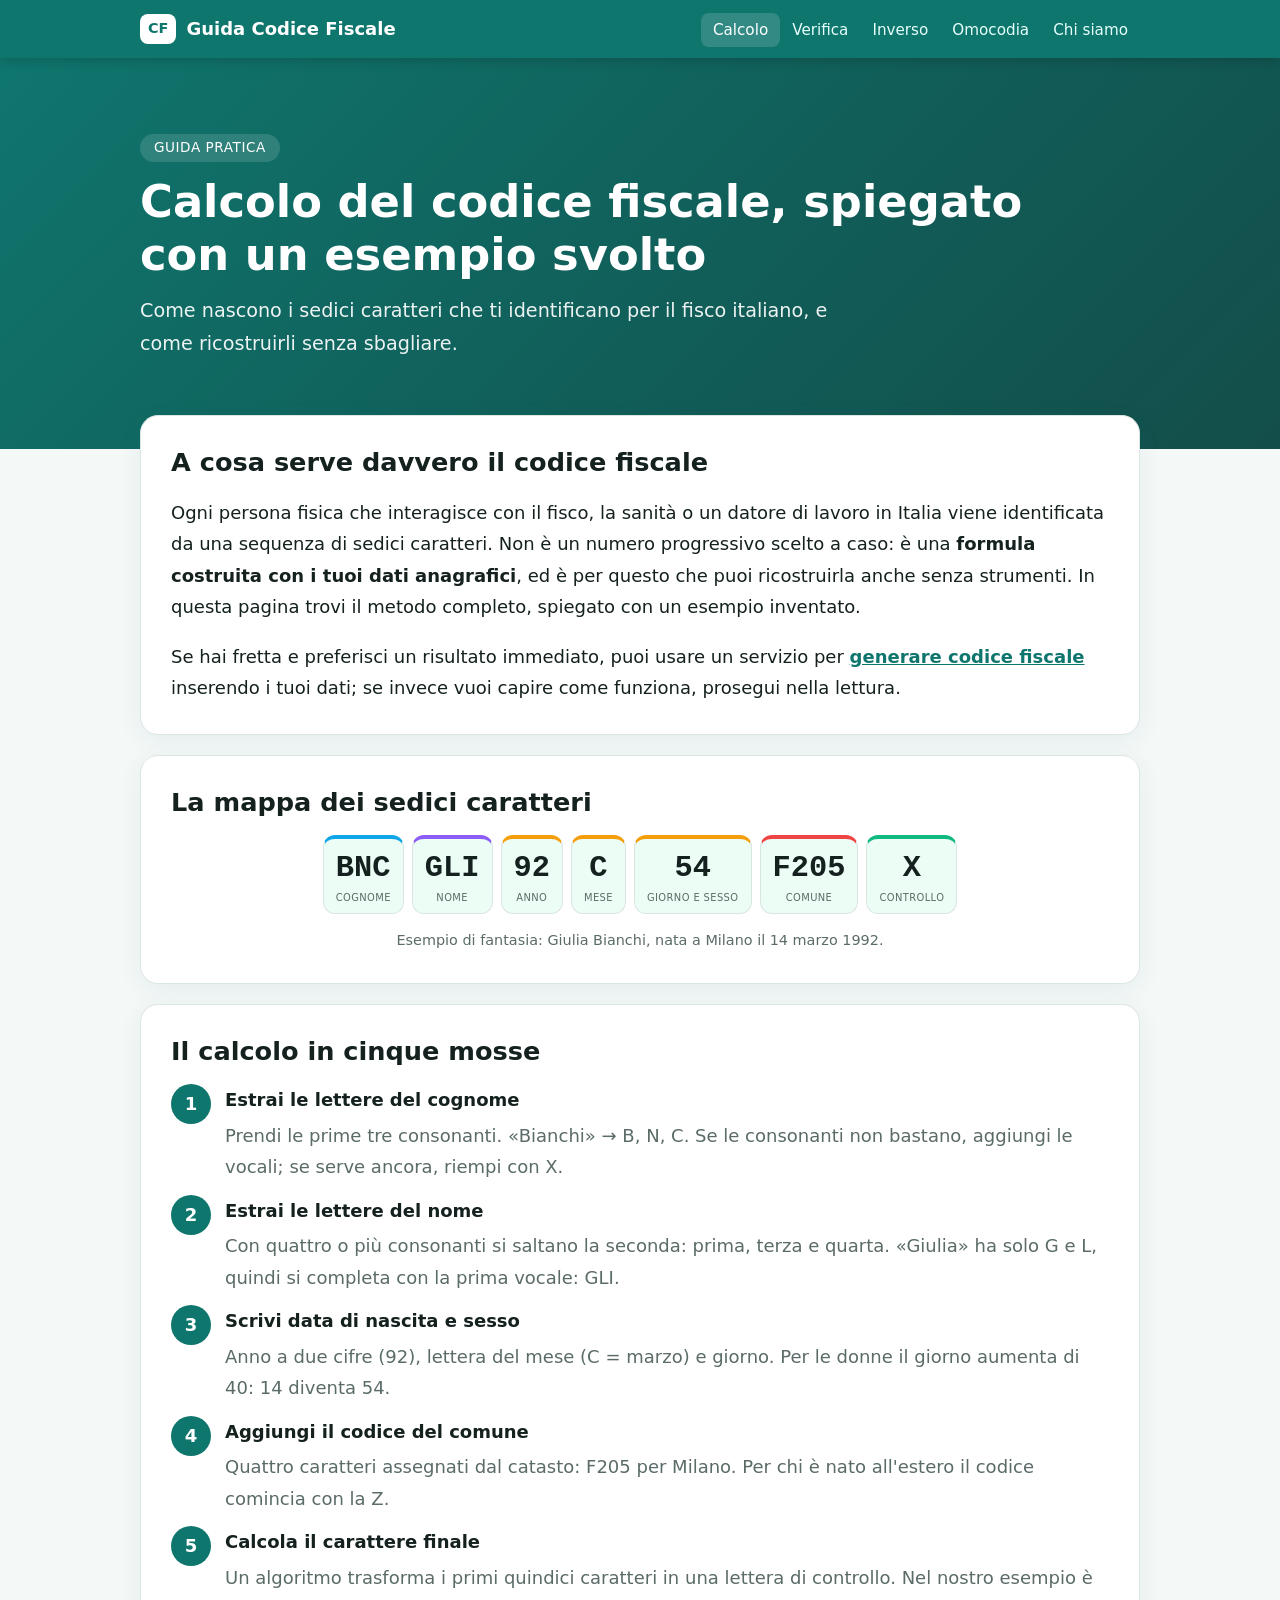
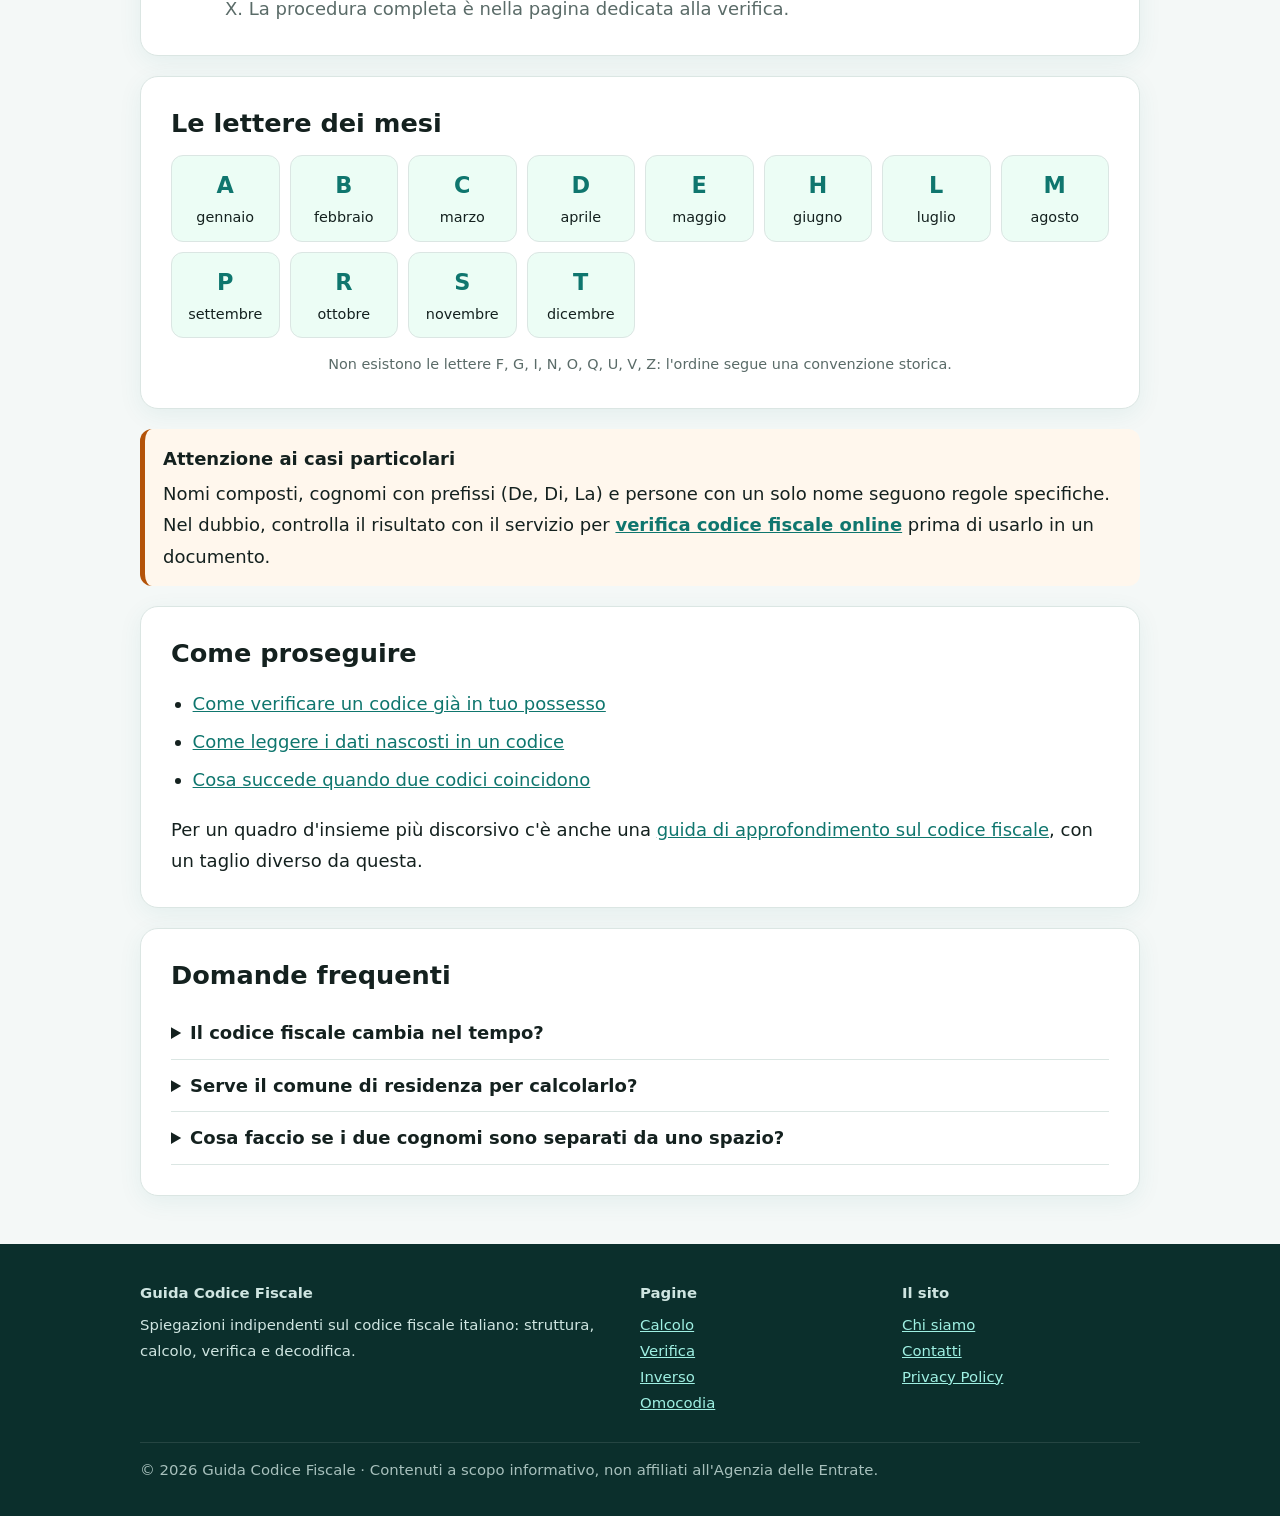
<file: index.html>
<!DOCTYPE html>
<html lang="it">
<head>
<meta charset="utf-8">
<meta name="viewport" content="width=device-width, initial-scale=1">
<title>Calcolo Codice Fiscale: metodo completo con esempio | Guida CF</title>
<meta name="description" content="Impara a calcolare il codice fiscale da solo: cognome, nome, data di nascita, comune e lettera di controllo, con un esempio svolto.">
<link rel="canonical" href="https://calcolocf4-max.github.io/calcolocodicefiscale/">
<meta name="theme-color" content="#0f766e">
<meta property="og:locale" content="it_IT"><meta property="og:type" content="website"><meta property="og:title" content="Calcolo Codice Fiscale: metodo completo con esempio | Guida CF"><meta property="og:description" content="Impara a calcolare il codice fiscale da solo: cognome, nome, data di nascita, comune e lettera di controllo, con un esempio svolto."><meta property="og:url" content="https://calcolocf4-max.github.io/calcolocodicefiscale/">
<link rel="icon" href="data:image/svg+xml,%3Csvg xmlns='http://www.w3.org/2000/svg' viewBox='0 0 32 32'%3E%3Crect width='32' height='32' rx='7' fill='%230f766e'/%3E%3Ctext x='16' y='22' font-size='16' text-anchor='middle' fill='white' font-family='Arial' font-weight='700'%3ECF%3C/text%3E%3C/svg%3E">
<link rel="stylesheet" href="assets/style.css">
<script type="application/ld+json">{"@context":"https://schema.org","@type":"FAQPage","mainEntity":[{"@type":"Question","name":"Il codice fiscale cambia nel tempo?","acceptedAnswer":{"@type":"Answer","text":"No. Una volta attribuito resta lo stesso per tutta la vita, salvo i rari casi di correzione dei dati anagrafici o di omocodia."}},{"@type":"Question","name":"Serve il comune di residenza per calcolarlo?","acceptedAnswer":{"@type":"Answer","text":"No, conta solo il luogo di nascita: comune italiano oppure Stato estero."}},{"@type":"Question","name":"Cosa faccio se i due cognomi sono separati da uno spazio?","acceptedAnswer":{"@type":"Answer","text":"Spazi, apostrofi e accenti vengono ignorati: si lavora sulle sole lettere, come se il cognome fosse scritto di seguito."}}]}</script></head>
<body>
<a class="skip" href="#main">Vai al contenuto</a>
<header class="top"><div class="w bar"><a class="brand" href=""><b>CF</b> Guida Codice Fiscale</a>
<input type="checkbox" id="mn" class="mt" aria-label="Apri menu"><label for="mn" class="burger" aria-hidden="true"><i></i></label>
<nav aria-label="Menu principale"><a href="" aria-current="page">Calcolo</a><a href="verifica-codice-fiscale/">Verifica</a><a href="codice-fiscale-inverso/">Inverso</a><a href="omocodia/">Omocodia</a><a href="chi-siamo/">Chi siamo</a></nav></div></header>
<section class="hero"><div class="w"><p class="kick">Guida pratica</p><h1>Calcolo del codice fiscale, spiegato con un esempio svolto</h1><p class="intro">Come nascono i sedici caratteri che ti identificano per il fisco italiano, e come ricostruirli senza sbagliare.</p></div></section>
<main id="main" class="w">
<section class="card"><h2>A cosa serve davvero il codice fiscale</h2>
<p>Ogni persona fisica che interagisce con il fisco, la sanità o un datore di lavoro in Italia viene identificata da una sequenza di sedici caratteri. Non è un numero progressivo scelto a caso: è una <strong>formula costruita con i tuoi dati anagrafici</strong>, ed è per questo che puoi ricostruirla anche senza strumenti. In questa pagina trovi il metodo completo, spiegato con un esempio inventato.</p>
<p>Se hai fretta e preferisci un risultato immediato, puoi usare un servizio per <strong><a href="https://calcolocodicefiscalee.com/">generare codice fiscale</a></strong> inserendo i tuoi dati; se invece vuoi capire come funziona, prosegui nella lettura.</p></section>
<section class="card"><h2>La mappa dei sedici caratteri</h2>
<div class="cf" role="img" aria-label="Schema del codice fiscale"><span class="s1">BNC<small>cognome</small></span><span class="s2">GLI<small>nome</small></span><span class="s3">92<small>anno</small></span><span class="s4">C<small>mese</small></span><span class="s5">54<small>giorno e sesso</small></span><span class="s6">F205<small>comune</small></span><span class="s7">X<small>controllo</small></span></div>
<p class="cap">Esempio di fantasia: Giulia Bianchi, nata a Milano il 14 marzo 1992.</p></section>
<section class="card"><h2>Il calcolo in cinque mosse</h2>
<ol class="steps"><li><b>Estrai le lettere del cognome</b><span>Prendi le prime tre consonanti. «Bianchi» → B, N, C. Se le consonanti non bastano, aggiungi le vocali; se serve ancora, riempi con X.</span></li><li><b>Estrai le lettere del nome</b><span>Con quattro o più consonanti si saltano la seconda: prima, terza e quarta. «Giulia» ha solo G e L, quindi si completa con la prima vocale: GLI.</span></li><li><b>Scrivi data di nascita e sesso</b><span>Anno a due cifre (92), lettera del mese (C = marzo) e giorno. Per le donne il giorno aumenta di 40: 14 diventa 54.</span></li><li><b>Aggiungi il codice del comune</b><span>Quattro caratteri assegnati dal catasto: F205 per Milano. Per chi è nato all'estero il codice comincia con la Z.</span></li><li><b>Calcola il carattere finale</b><span>Un algoritmo trasforma i primi quindici caratteri in una lettera di controllo. Nel nostro esempio è X. La procedura completa è nella pagina dedicata alla verifica.</span></li></ol></section>
<section class="card"><h2>Le lettere dei mesi</h2><div class="grid6"><div><b>A</b>gennaio</div><div><b>B</b>febbraio</div><div><b>C</b>marzo</div><div><b>D</b>aprile</div><div><b>E</b>maggio</div><div><b>H</b>giugno</div><div><b>L</b>luglio</div><div><b>M</b>agosto</div><div><b>P</b>settembre</div><div><b>R</b>ottobre</div><div><b>S</b>novembre</div><div><b>T</b>dicembre</div></div>
<p class="cap">Non esistono le lettere F, G, I, N, O, Q, U, V, Z: l'ordine segue una convenzione storica.</p></section>
<aside class="note warn"><b>Attenzione ai casi particolari</b><p>Nomi composti, cognomi con prefissi (De, Di, La) e persone con un solo nome seguono regole specifiche. Nel dubbio, controlla il risultato con il servizio per <strong><a href="https://calcolocodicefiscalee.com/verifica-codice-fiscale/">verifica codice fiscale online</a></strong> prima di usarlo in un documento.</p></aside>
<section class="card"><h2>Come proseguire</h2><ul class="links"><li><a href="verifica-codice-fiscale/">Come verificare un codice già in tuo possesso</a></li><li><a href="codice-fiscale-inverso/">Come leggere i dati nascosti in un codice</a></li><li><a href="omocodia/">Cosa succede quando due codici coincidono</a></li></ul>
<p>Per un quadro d'insieme più discorsivo c'è anche una <a href="https://calcolocodicefiscalee.netlify.app/" target="_blank" rel="noopener">guida di approfondimento sul codice fiscale</a>, con un taglio diverso da questa.</p></section>
<section class="card faq"><h2>Domande frequenti</h2><details><summary>Il codice fiscale cambia nel tempo?</summary><p>No. Una volta attribuito resta lo stesso per tutta la vita, salvo i rari casi di correzione dei dati anagrafici o di omocodia.</p></details><details><summary>Serve il comune di residenza per calcolarlo?</summary><p>No, conta solo il luogo di nascita: comune italiano oppure Stato estero.</p></details><details><summary>Cosa faccio se i due cognomi sono separati da uno spazio?</summary><p>Spazi, apostrofi e accenti vengono ignorati: si lavora sulle sole lettere, come se il cognome fosse scritto di seguito.</p></details></section>
</main>
<footer><div class="w fg"><div><b>Guida Codice Fiscale</b><p>Spiegazioni indipendenti sul codice fiscale italiano: struttura, calcolo, verifica e decodifica.</p></div>
<div><b>Pagine</b><p><a href="">Calcolo</a><br><a href="verifica-codice-fiscale/">Verifica</a><br><a href="codice-fiscale-inverso/">Inverso</a><br><a href="omocodia/">Omocodia</a></p></div>
<div><b>Il sito</b><p><a href="chi-siamo/">Chi siamo</a><br><a href="contatti/">Contatti</a><br><a href="privacy-policy/">Privacy Policy</a></p></div></div>
<p class="w copy">© 2026 Guida Codice Fiscale · Contenuti a scopo informativo, non affiliati all'Agenzia delle Entrate.</p></footer>
</body></html>
</file>
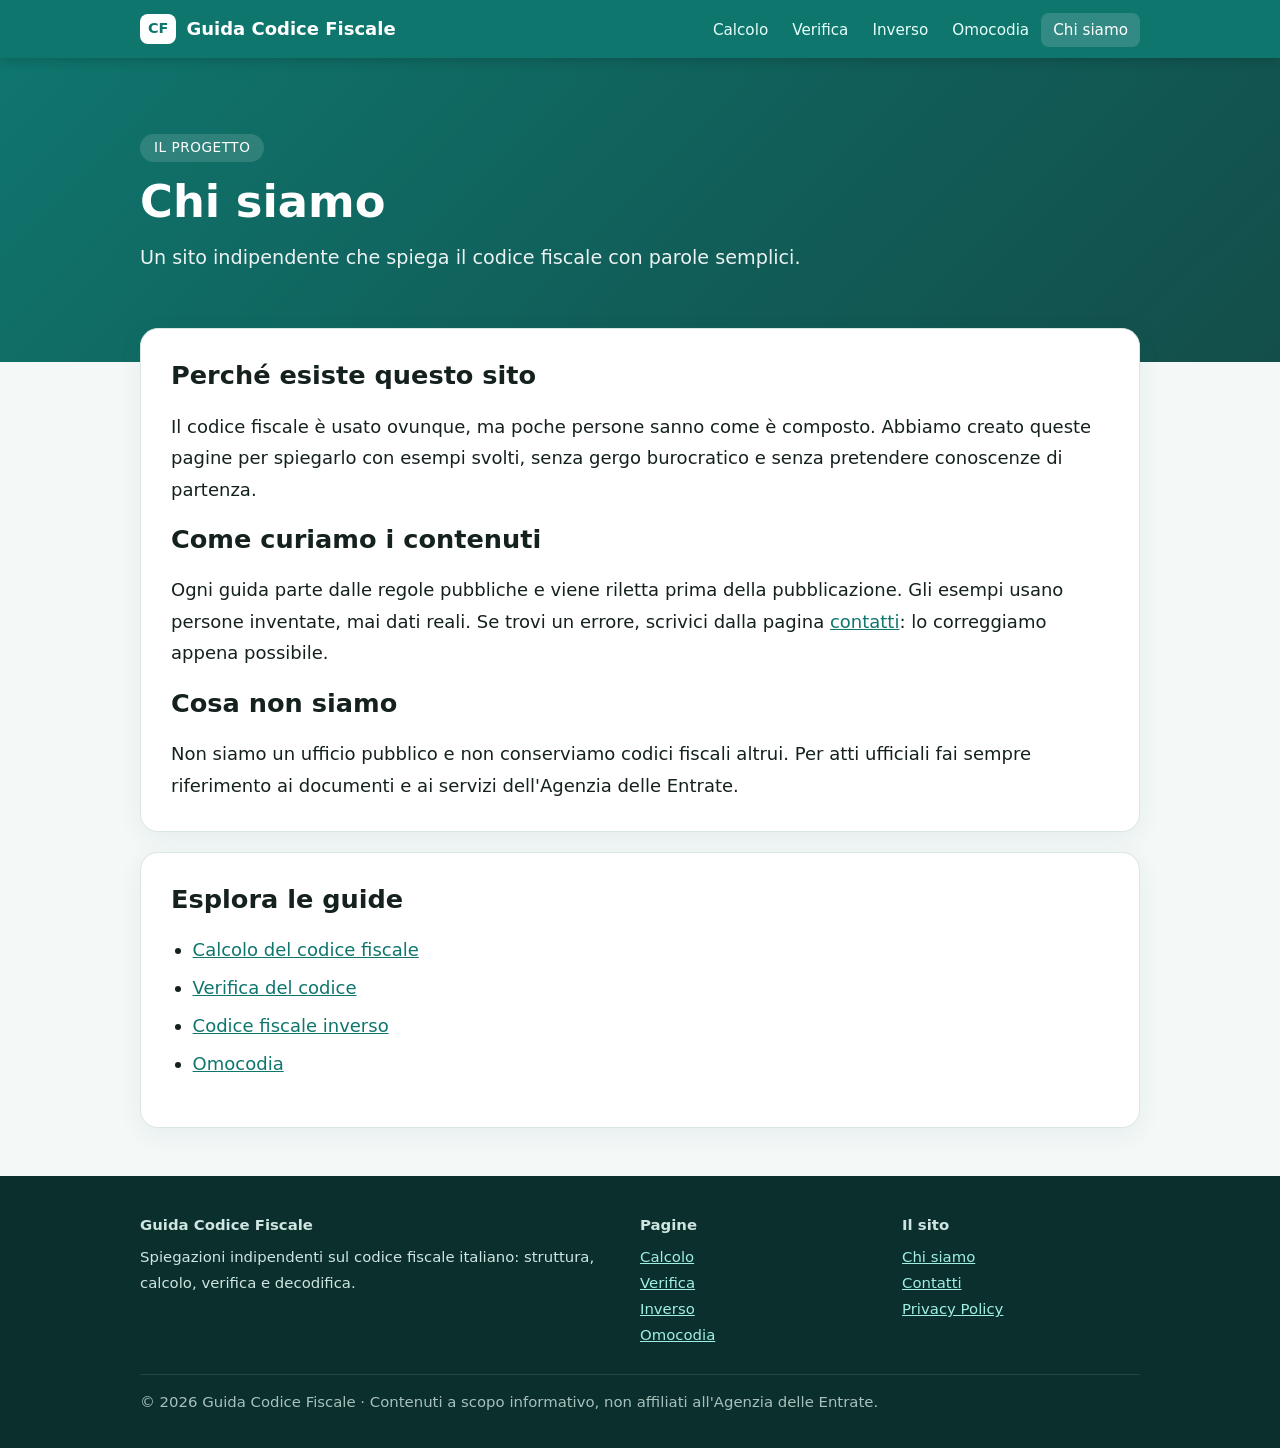
<file: chi-siamo/index.html>
<!DOCTYPE html>
<html lang="it">
<head>
<meta charset="utf-8">
<meta name="viewport" content="width=device-width, initial-scale=1">
<title>Chi siamo | Guida Codice Fiscale</title>
<meta name="description" content="Chi siamo, perché scriviamo di codice fiscale e come curiamo e aggiorniamo i nostri contenuti.">
<link rel="canonical" href="https://calcolocf4-max.github.io/calcolocodicefiscale/chi-siamo/">
<meta name="theme-color" content="#0f766e">
<meta property="og:locale" content="it_IT"><meta property="og:type" content="website"><meta property="og:title" content="Chi siamo | Guida Codice Fiscale"><meta property="og:description" content="Chi siamo, perché scriviamo di codice fiscale e come curiamo e aggiorniamo i nostri contenuti."><meta property="og:url" content="https://calcolocf4-max.github.io/calcolocodicefiscale/chi-siamo/">
<link rel="icon" href="data:image/svg+xml,%3Csvg xmlns='http://www.w3.org/2000/svg' viewBox='0 0 32 32'%3E%3Crect width='32' height='32' rx='7' fill='%230f766e'/%3E%3Ctext x='16' y='22' font-size='16' text-anchor='middle' fill='white' font-family='Arial' font-weight='700'%3ECF%3C/text%3E%3C/svg%3E">
<link rel="stylesheet" href="../assets/style.css">
</head>
<body>
<a class="skip" href="#main">Vai al contenuto</a>
<header class="top"><div class="w bar"><a class="brand" href="../"><b>CF</b> Guida Codice Fiscale</a>
<input type="checkbox" id="mn" class="mt" aria-label="Apri menu"><label for="mn" class="burger" aria-hidden="true"><i></i></label>
<nav aria-label="Menu principale"><a href="../">Calcolo</a><a href="../verifica-codice-fiscale/">Verifica</a><a href="../codice-fiscale-inverso/">Inverso</a><a href="../omocodia/">Omocodia</a><a href="../chi-siamo/" aria-current="page">Chi siamo</a></nav></div></header>
<section class="hero"><div class="w"><p class="kick">Il progetto</p><h1>Chi siamo</h1><p class="intro">Un sito indipendente che spiega il codice fiscale con parole semplici.</p></div></section>
<main id="main" class="w">
<section class="card"><h2>Perché esiste questo sito</h2><p>Il codice fiscale è usato ovunque, ma poche persone sanno come è composto. Abbiamo creato queste pagine per spiegarlo con esempi svolti, senza gergo burocratico e senza pretendere conoscenze di partenza.</p>
<h2>Come curiamo i contenuti</h2><p>Ogni guida parte dalle regole pubbliche e viene riletta prima della pubblicazione. Gli esempi usano persone inventate, mai dati reali. Se trovi un errore, scrivici dalla pagina <a href="../contatti/">contatti</a>: lo correggiamo appena possibile.</p>
<h2>Cosa non siamo</h2><p>Non siamo un ufficio pubblico e non conserviamo codici fiscali altrui. Per atti ufficiali fai sempre riferimento ai documenti e ai servizi dell'Agenzia delle Entrate.</p></section>
<section class="card"><h2>Esplora le guide</h2><ul class="links"><li><a href="../">Calcolo del codice fiscale</a></li><li><a href="../verifica-codice-fiscale/">Verifica del codice</a></li><li><a href="../codice-fiscale-inverso/">Codice fiscale inverso</a></li><li><a href="../omocodia/">Omocodia</a></li></ul></section>
</main>
<footer><div class="w fg"><div><b>Guida Codice Fiscale</b><p>Spiegazioni indipendenti sul codice fiscale italiano: struttura, calcolo, verifica e decodifica.</p></div>
<div><b>Pagine</b><p><a href="../">Calcolo</a><br><a href="../verifica-codice-fiscale/">Verifica</a><br><a href="../codice-fiscale-inverso/">Inverso</a><br><a href="../omocodia/">Omocodia</a></p></div>
<div><b>Il sito</b><p><a href="../chi-siamo/">Chi siamo</a><br><a href="../contatti/">Contatti</a><br><a href="../privacy-policy/">Privacy Policy</a></p></div></div>
<p class="w copy">© 2026 Guida Codice Fiscale · Contenuti a scopo informativo, non affiliati all'Agenzia delle Entrate.</p></footer>
</body></html>
</file>
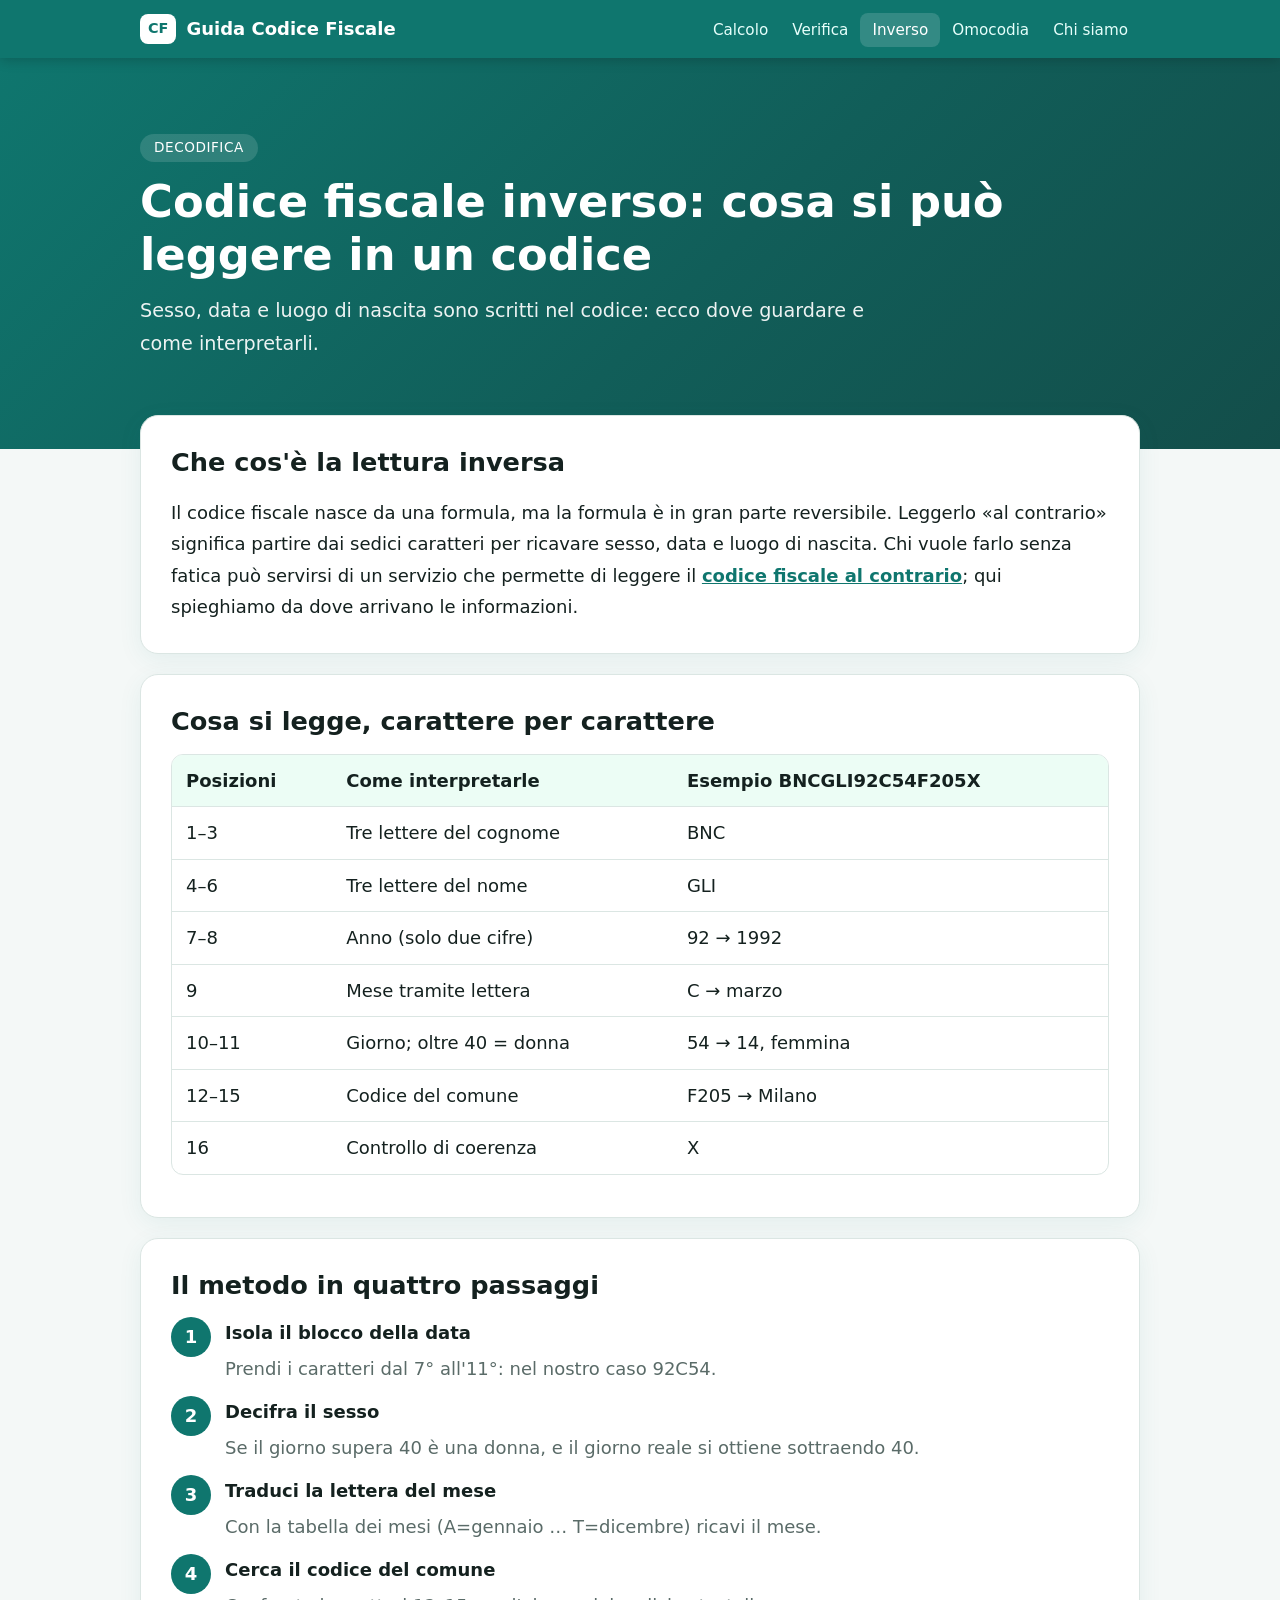
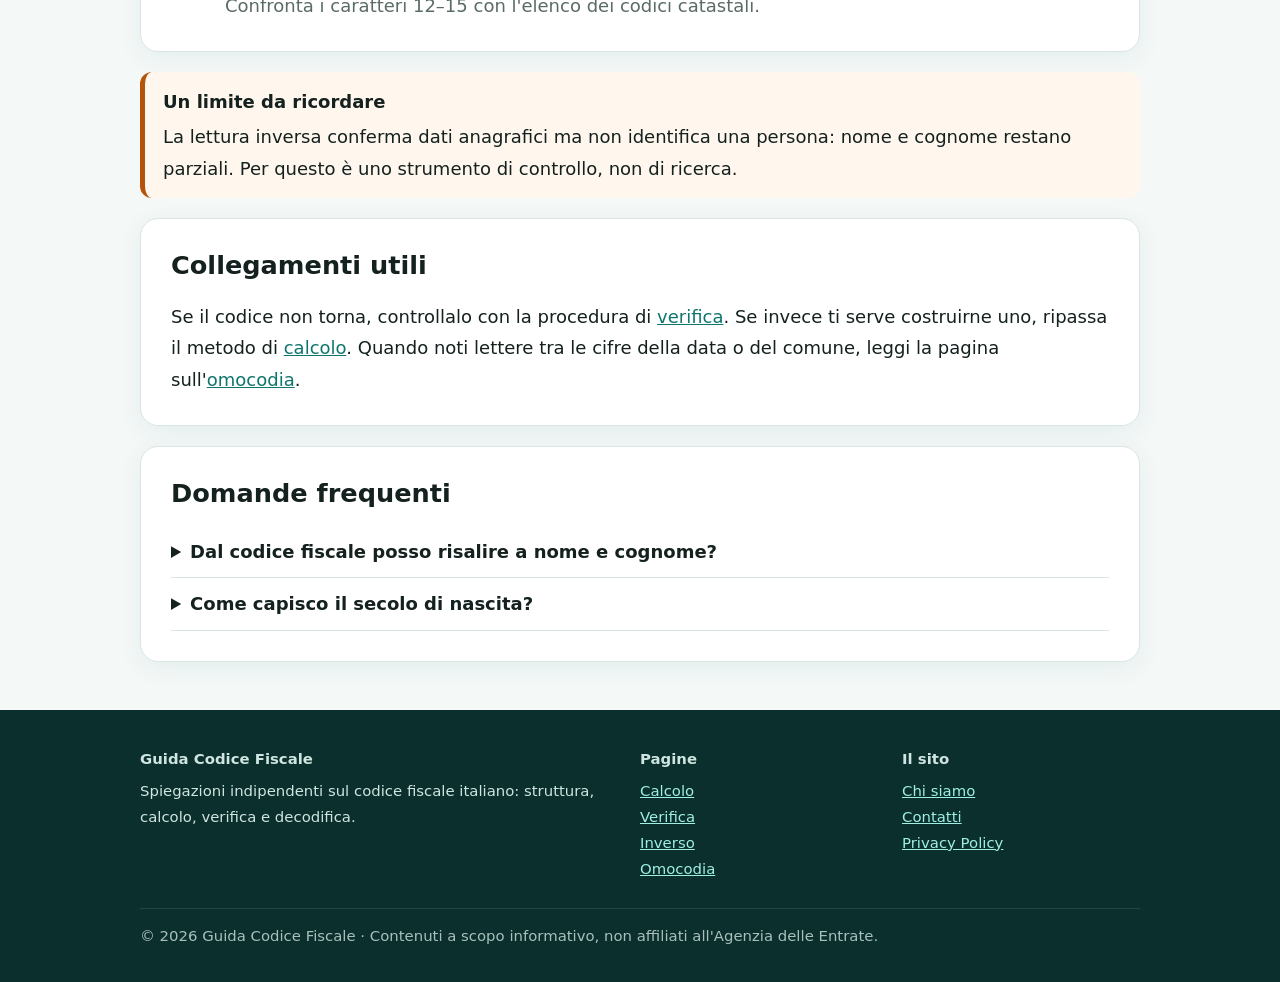
<file: codice-fiscale-inverso/index.html>
<!DOCTYPE html>
<html lang="it">
<head>
<meta charset="utf-8">
<meta name="viewport" content="width=device-width, initial-scale=1">
<title>Codice Fiscale Inverso: come leggere i dati di un codice | Guida CF</title>
<meta name="description" content="Codice fiscale inverso: come ricavare sesso, data e luogo di nascita da un codice, con tabella di lettura ed esempio.">
<link rel="canonical" href="https://calcolocf4-max.github.io/calcolocodicefiscale/codice-fiscale-inverso/">
<meta name="theme-color" content="#0f766e">
<meta property="og:locale" content="it_IT"><meta property="og:type" content="website"><meta property="og:title" content="Codice Fiscale Inverso: come leggere i dati di un codice | Guida CF"><meta property="og:description" content="Codice fiscale inverso: come ricavare sesso, data e luogo di nascita da un codice, con tabella di lettura ed esempio."><meta property="og:url" content="https://calcolocf4-max.github.io/calcolocodicefiscale/codice-fiscale-inverso/">
<link rel="icon" href="data:image/svg+xml,%3Csvg xmlns='http://www.w3.org/2000/svg' viewBox='0 0 32 32'%3E%3Crect width='32' height='32' rx='7' fill='%230f766e'/%3E%3Ctext x='16' y='22' font-size='16' text-anchor='middle' fill='white' font-family='Arial' font-weight='700'%3ECF%3C/text%3E%3C/svg%3E">
<link rel="stylesheet" href="../assets/style.css">
<script type="application/ld+json">{"@context":"https://schema.org","@type":"FAQPage","mainEntity":[{"@type":"Question","name":"Dal codice fiscale posso risalire a nome e cognome?","acceptedAnswer":{"@type":"Answer","text":"Solo in parte: restano tre lettere per ciascuno, insufficienti per ricostruire le parole intere."}},{"@type":"Question","name":"Come capisco il secolo di nascita?","acceptedAnswer":{"@type":"Answer","text":"Il codice riporta due sole cifre dell'anno. Il secolo va dedotto da altri elementi, ad esempio dall'età plausibile della persona."}}]}</script></head>
<body>
<a class="skip" href="#main">Vai al contenuto</a>
<header class="top"><div class="w bar"><a class="brand" href="../"><b>CF</b> Guida Codice Fiscale</a>
<input type="checkbox" id="mn" class="mt" aria-label="Apri menu"><label for="mn" class="burger" aria-hidden="true"><i></i></label>
<nav aria-label="Menu principale"><a href="../">Calcolo</a><a href="../verifica-codice-fiscale/">Verifica</a><a href="../codice-fiscale-inverso/" aria-current="page">Inverso</a><a href="../omocodia/">Omocodia</a><a href="../chi-siamo/">Chi siamo</a></nav></div></header>
<section class="hero"><div class="w"><p class="kick">Decodifica</p><h1>Codice fiscale inverso: cosa si può leggere in un codice</h1><p class="intro">Sesso, data e luogo di nascita sono scritti nel codice: ecco dove guardare e come interpretarli.</p></div></section>
<main id="main" class="w">
<section class="card"><h2>Che cos'è la lettura inversa</h2>
<p>Il codice fiscale nasce da una formula, ma la formula è in gran parte reversibile. Leggerlo «al contrario» significa partire dai sedici caratteri per ricavare sesso, data e luogo di nascita. Chi vuole farlo senza fatica può servirsi di un servizio che permette di leggere il <strong><a href="https://calcolocodicefiscalee.com/codice-fiscale-inverso/">codice fiscale al contrario</a></strong>; qui spieghiamo da dove arrivano le informazioni.</p></section>
<section class="card"><h2>Cosa si legge, carattere per carattere</h2>
<div class="scroll"><table><thead><tr><th>Posizioni</th><th>Come interpretarle</th><th>Esempio BNCGLI92C54F205X</th></tr></thead><tbody>
<tr><td>1–3</td><td>Tre lettere del cognome</td><td>BNC</td></tr><tr><td>4–6</td><td>Tre lettere del nome</td><td>GLI</td></tr>
<tr><td>7–8</td><td>Anno (solo due cifre)</td><td>92 → 1992</td></tr><tr><td>9</td><td>Mese tramite lettera</td><td>C → marzo</td></tr>
<tr><td>10–11</td><td>Giorno; oltre 40 = donna</td><td>54 → 14, femmina</td></tr><tr><td>12–15</td><td>Codice del comune</td><td>F205 → Milano</td></tr><tr><td>16</td><td>Controllo di coerenza</td><td>X</td></tr></tbody></table></div></section>
<section class="card"><h2>Il metodo in quattro passaggi</h2>
<ol class="steps"><li><b>Isola il blocco della data</b><span>Prendi i caratteri dal 7° all'11°: nel nostro caso 92C54.</span></li><li><b>Decifra il sesso</b><span>Se il giorno supera 40 è una donna, e il giorno reale si ottiene sottraendo 40.</span></li><li><b>Traduci la lettera del mese</b><span>Con la tabella dei mesi (A=gennaio … T=dicembre) ricavi il mese.</span></li><li><b>Cerca il codice del comune</b><span>Confronta i caratteri 12–15 con l'elenco dei codici catastali.</span></li></ol></section>
<aside class="note warn"><b>Un limite da ricordare</b><p>La lettura inversa conferma dati anagrafici ma non identifica una persona: nome e cognome restano parziali. Per questo è uno strumento di controllo, non di ricerca.</p></aside>
<section class="card"><h2>Collegamenti utili</h2><p>Se il codice non torna, controllalo con la procedura di <a href="../verifica-codice-fiscale/">verifica</a>. Se invece ti serve costruirne uno, ripassa il metodo di <a href="../">calcolo</a>. Quando noti lettere tra le cifre della data o del comune, leggi la pagina sull'<a href="../omocodia/">omocodia</a>.</p></section>
<section class="card faq"><h2>Domande frequenti</h2><details><summary>Dal codice fiscale posso risalire a nome e cognome?</summary><p>Solo in parte: restano tre lettere per ciascuno, insufficienti per ricostruire le parole intere.</p></details><details><summary>Come capisco il secolo di nascita?</summary><p>Il codice riporta due sole cifre dell'anno. Il secolo va dedotto da altri elementi, ad esempio dall'età plausibile della persona.</p></details></section>
</main>
<footer><div class="w fg"><div><b>Guida Codice Fiscale</b><p>Spiegazioni indipendenti sul codice fiscale italiano: struttura, calcolo, verifica e decodifica.</p></div>
<div><b>Pagine</b><p><a href="../">Calcolo</a><br><a href="../verifica-codice-fiscale/">Verifica</a><br><a href="../codice-fiscale-inverso/">Inverso</a><br><a href="../omocodia/">Omocodia</a></p></div>
<div><b>Il sito</b><p><a href="../chi-siamo/">Chi siamo</a><br><a href="../contatti/">Contatti</a><br><a href="../privacy-policy/">Privacy Policy</a></p></div></div>
<p class="w copy">© 2026 Guida Codice Fiscale · Contenuti a scopo informativo, non affiliati all'Agenzia delle Entrate.</p></footer>
</body></html>
</file>
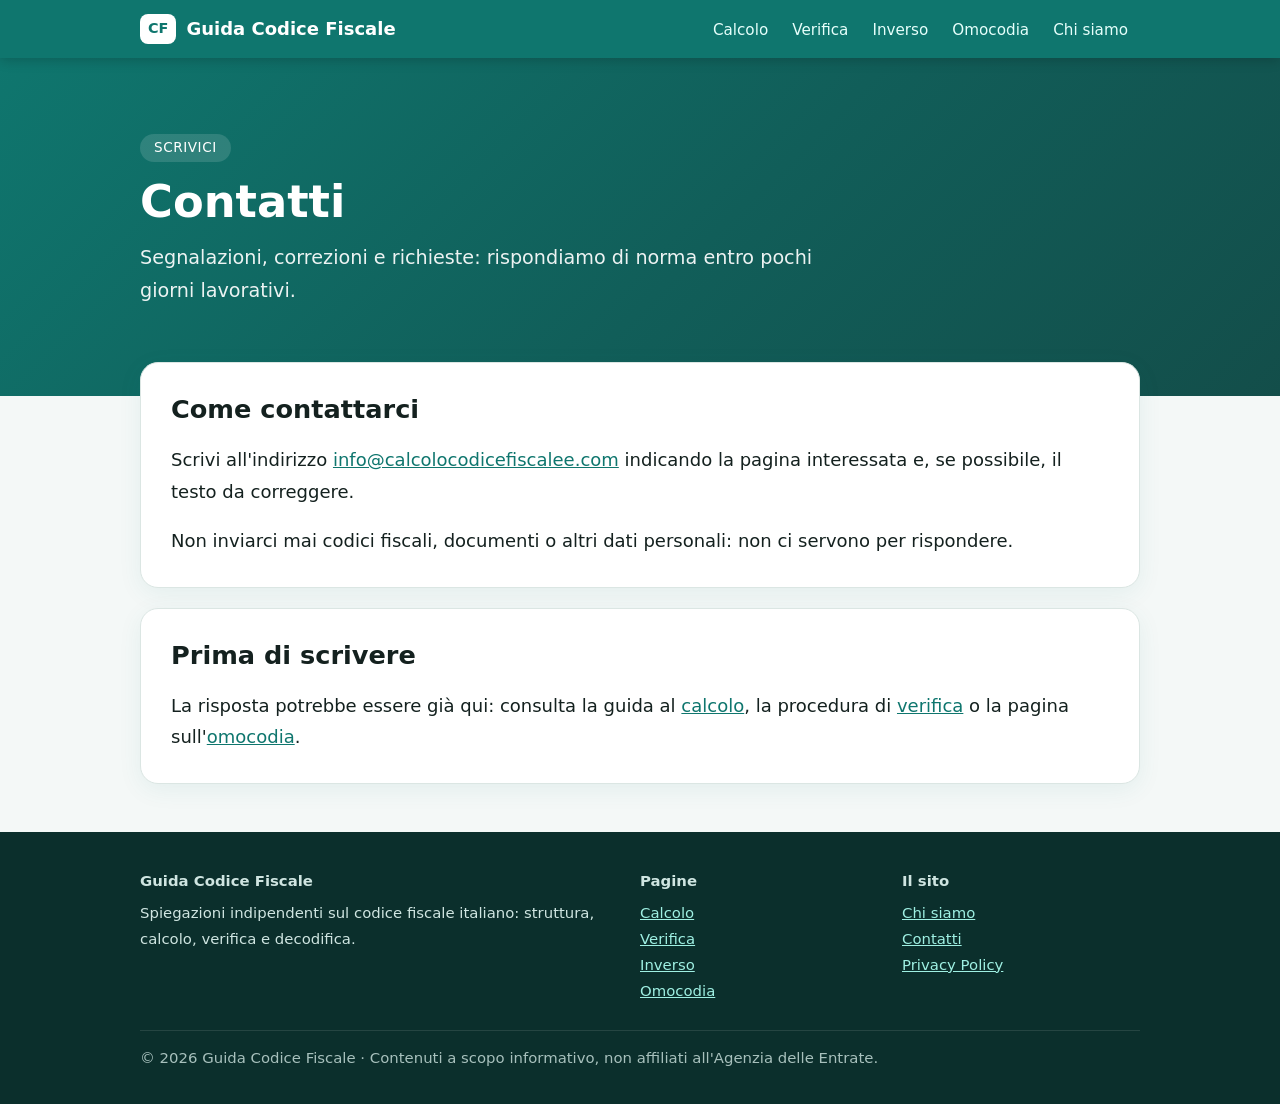
<file: contatti/index.html>
<!DOCTYPE html>
<html lang="it">
<head>
<meta charset="utf-8">
<meta name="viewport" content="width=device-width, initial-scale=1">
<title>Contatti | Guida Codice Fiscale</title>
<meta name="description" content="Scrivici per segnalare errori, proporre correzioni o chiedere informazioni sui contenuti del sito.">
<link rel="canonical" href="https://calcolocf4-max.github.io/calcolocodicefiscale/contatti/">
<meta name="theme-color" content="#0f766e">
<meta property="og:locale" content="it_IT"><meta property="og:type" content="website"><meta property="og:title" content="Contatti | Guida Codice Fiscale"><meta property="og:description" content="Scrivici per segnalare errori, proporre correzioni o chiedere informazioni sui contenuti del sito."><meta property="og:url" content="https://calcolocf4-max.github.io/calcolocodicefiscale/contatti/">
<link rel="icon" href="data:image/svg+xml,%3Csvg xmlns='http://www.w3.org/2000/svg' viewBox='0 0 32 32'%3E%3Crect width='32' height='32' rx='7' fill='%230f766e'/%3E%3Ctext x='16' y='22' font-size='16' text-anchor='middle' fill='white' font-family='Arial' font-weight='700'%3ECF%3C/text%3E%3C/svg%3E">
<link rel="stylesheet" href="../assets/style.css">
</head>
<body>
<a class="skip" href="#main">Vai al contenuto</a>
<header class="top"><div class="w bar"><a class="brand" href="../"><b>CF</b> Guida Codice Fiscale</a>
<input type="checkbox" id="mn" class="mt" aria-label="Apri menu"><label for="mn" class="burger" aria-hidden="true"><i></i></label>
<nav aria-label="Menu principale"><a href="../">Calcolo</a><a href="../verifica-codice-fiscale/">Verifica</a><a href="../codice-fiscale-inverso/">Inverso</a><a href="../omocodia/">Omocodia</a><a href="../chi-siamo/">Chi siamo</a></nav></div></header>
<section class="hero"><div class="w"><p class="kick">Scrivici</p><h1>Contatti</h1><p class="intro">Segnalazioni, correzioni e richieste: rispondiamo di norma entro pochi giorni lavorativi.</p></div></section>
<main id="main" class="w">
<section class="card"><h2>Come contattarci</h2><p>Scrivi all'indirizzo <a href="mailto:info@calcolocodicefiscalee.com">info@calcolocodicefiscalee.com</a> indicando la pagina interessata e, se possibile, il testo da correggere.</p>
<p>Non inviarci mai codici fiscali, documenti o altri dati personali: non ci servono per rispondere.</p></section>
<section class="card"><h2>Prima di scrivere</h2><p>La risposta potrebbe essere già qui: consulta la guida al <a href="../">calcolo</a>, la procedura di <a href="../verifica-codice-fiscale/">verifica</a> o la pagina sull'<a href="../omocodia/">omocodia</a>.</p></section>
</main>
<footer><div class="w fg"><div><b>Guida Codice Fiscale</b><p>Spiegazioni indipendenti sul codice fiscale italiano: struttura, calcolo, verifica e decodifica.</p></div>
<div><b>Pagine</b><p><a href="../">Calcolo</a><br><a href="../verifica-codice-fiscale/">Verifica</a><br><a href="../codice-fiscale-inverso/">Inverso</a><br><a href="../omocodia/">Omocodia</a></p></div>
<div><b>Il sito</b><p><a href="../chi-siamo/">Chi siamo</a><br><a href="../contatti/">Contatti</a><br><a href="../privacy-policy/">Privacy Policy</a></p></div></div>
<p class="w copy">© 2026 Guida Codice Fiscale · Contenuti a scopo informativo, non affiliati all'Agenzia delle Entrate.</p></footer>
</body></html>
</file>
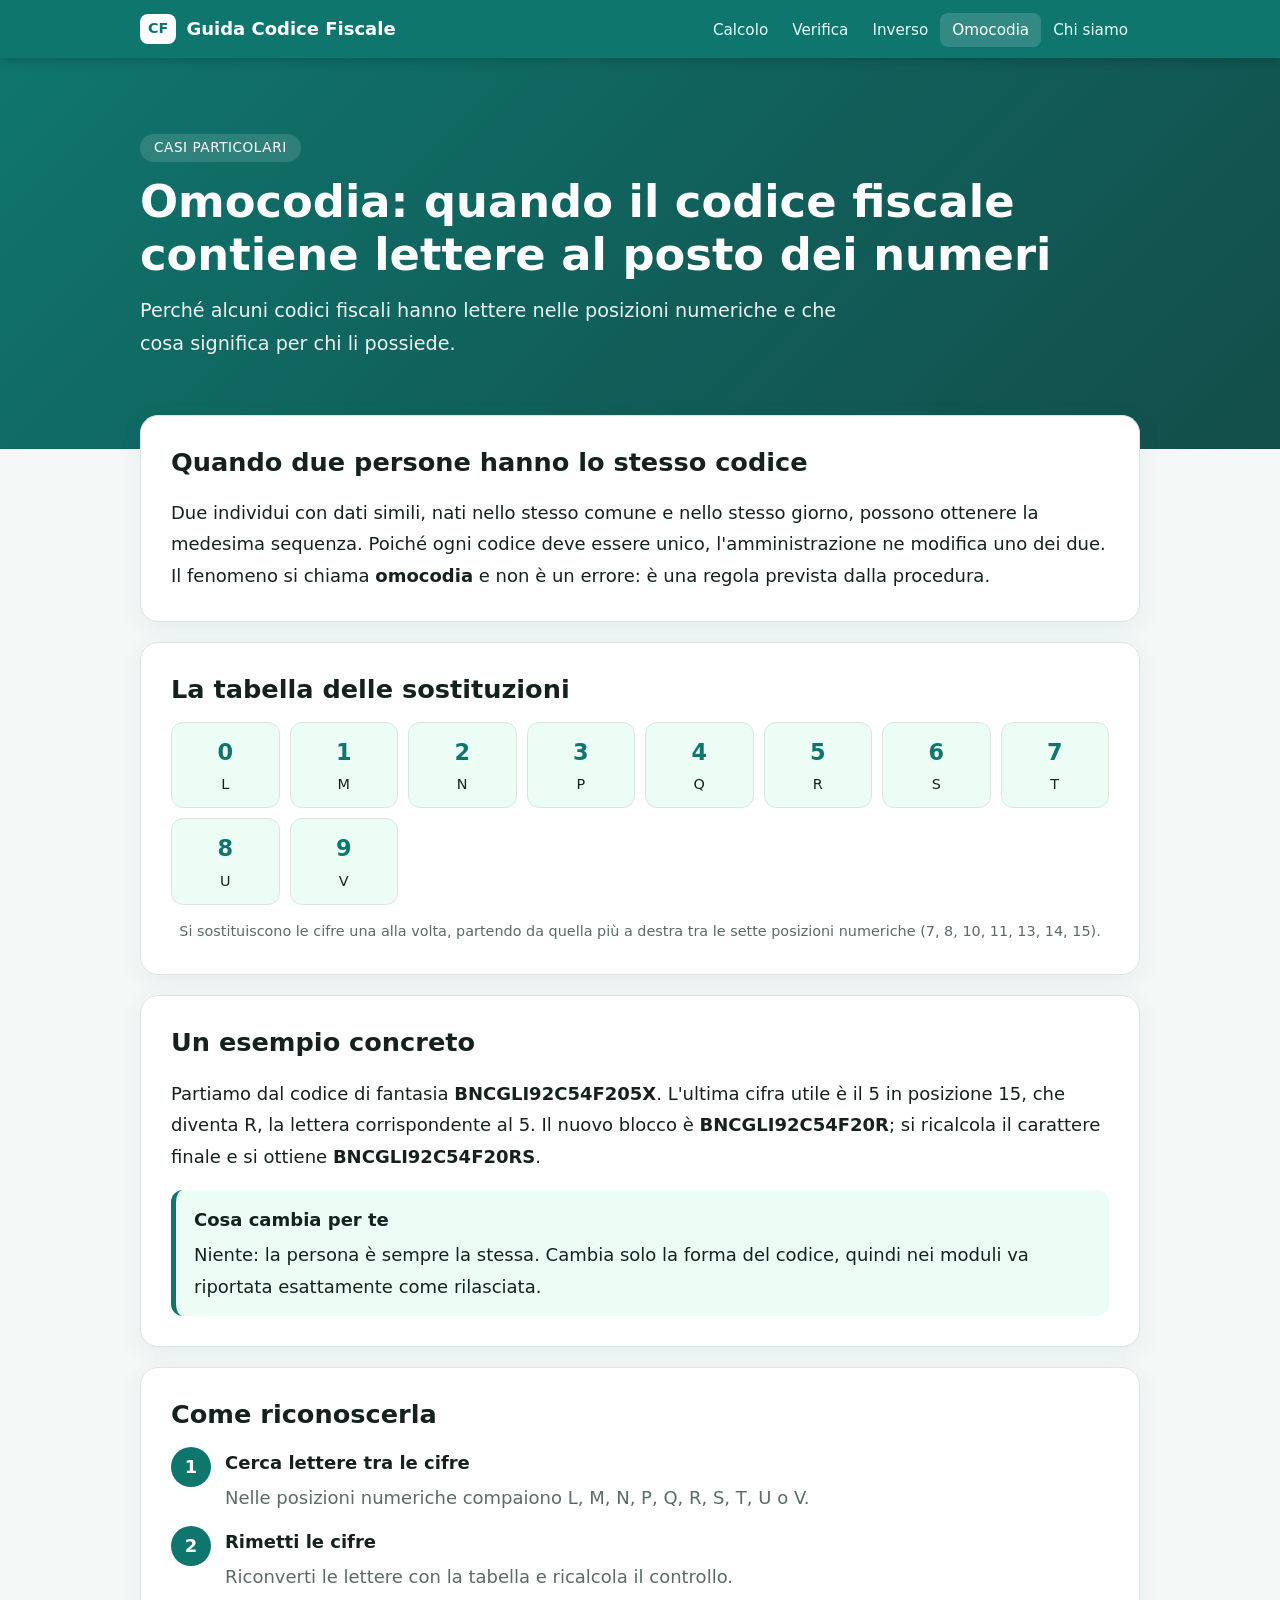
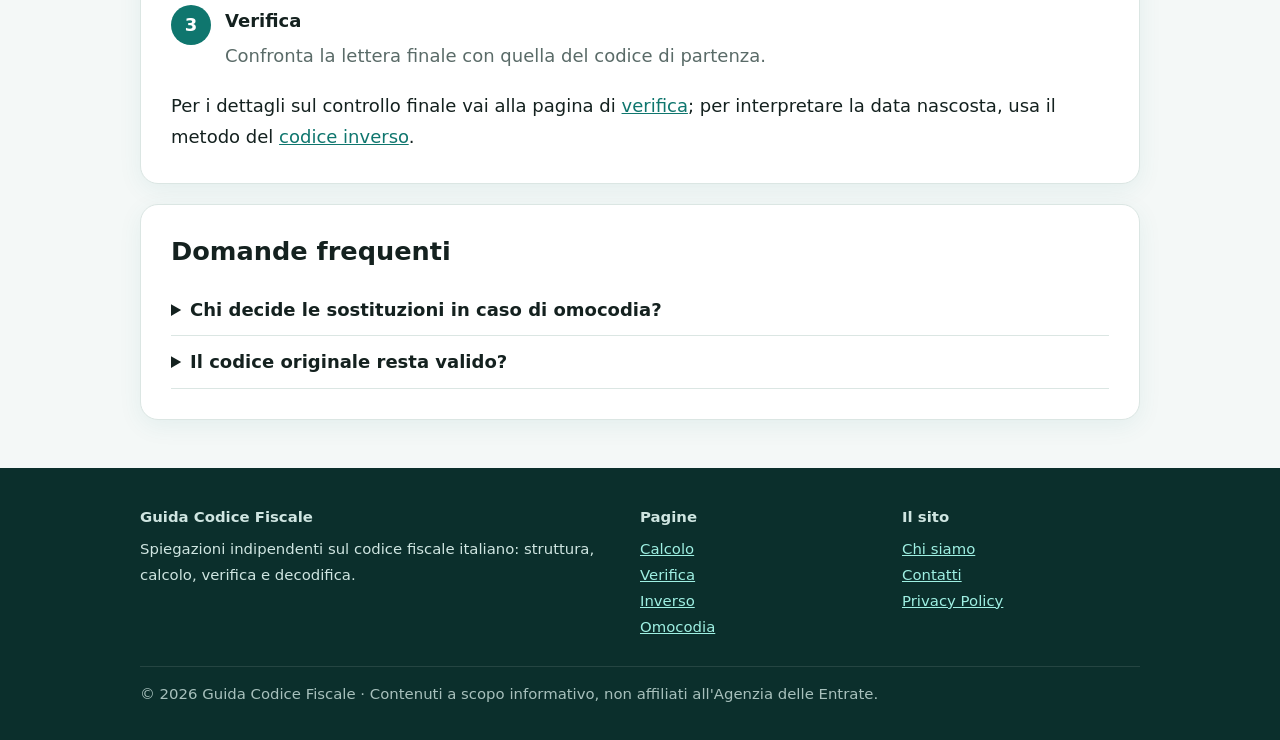
<file: omocodia/index.html>
<!DOCTYPE html>
<html lang="it">
<head>
<meta charset="utf-8">
<meta name="viewport" content="width=device-width, initial-scale=1">
<title>Omocodia nel Codice Fiscale: significato ed esempio | Guida CF</title>
<meta name="description" content="Cos'è l'omocodia nel codice fiscale, come funzionano le sostituzioni con le lettere LMNPQRSTUV e come riconoscerla con un esempio.">
<link rel="canonical" href="https://calcolocf4-max.github.io/calcolocodicefiscale/omocodia/">
<meta name="theme-color" content="#0f766e">
<meta property="og:locale" content="it_IT"><meta property="og:type" content="website"><meta property="og:title" content="Omocodia nel Codice Fiscale: significato ed esempio | Guida CF"><meta property="og:description" content="Cos'è l'omocodia nel codice fiscale, come funzionano le sostituzioni con le lettere LMNPQRSTUV e come riconoscerla con un esempio."><meta property="og:url" content="https://calcolocf4-max.github.io/calcolocodicefiscale/omocodia/">
<link rel="icon" href="data:image/svg+xml,%3Csvg xmlns='http://www.w3.org/2000/svg' viewBox='0 0 32 32'%3E%3Crect width='32' height='32' rx='7' fill='%230f766e'/%3E%3Ctext x='16' y='22' font-size='16' text-anchor='middle' fill='white' font-family='Arial' font-weight='700'%3ECF%3C/text%3E%3C/svg%3E">
<link rel="stylesheet" href="../assets/style.css">
<script type="application/ld+json">{"@context":"https://schema.org","@type":"FAQPage","mainEntity":[{"@type":"Question","name":"Chi decide le sostituzioni in caso di omocodia?","acceptedAnswer":{"@type":"Answer","text":"L'Agenzia delle Entrate, che rilascia direttamente il codice modificato: il cittadino non lo sceglie."}},{"@type":"Question","name":"Il codice originale resta valido?","acceptedAnswer":{"@type":"Answer","text":"Il codice con le lettere sostituisce quello originale: è quello da usare nei documenti."}}]}</script></head>
<body>
<a class="skip" href="#main">Vai al contenuto</a>
<header class="top"><div class="w bar"><a class="brand" href="../"><b>CF</b> Guida Codice Fiscale</a>
<input type="checkbox" id="mn" class="mt" aria-label="Apri menu"><label for="mn" class="burger" aria-hidden="true"><i></i></label>
<nav aria-label="Menu principale"><a href="../">Calcolo</a><a href="../verifica-codice-fiscale/">Verifica</a><a href="../codice-fiscale-inverso/">Inverso</a><a href="../omocodia/" aria-current="page">Omocodia</a><a href="../chi-siamo/">Chi siamo</a></nav></div></header>
<section class="hero"><div class="w"><p class="kick">Casi particolari</p><h1>Omocodia: quando il codice fiscale contiene lettere al posto dei numeri</h1><p class="intro">Perché alcuni codici fiscali hanno lettere nelle posizioni numeriche e che cosa significa per chi li possiede.</p></div></section>
<main id="main" class="w">
<section class="card"><h2>Quando due persone hanno lo stesso codice</h2>
<p>Due individui con dati simili, nati nello stesso comune e nello stesso giorno, possono ottenere la medesima sequenza. Poiché ogni codice deve essere unico, l'amministrazione ne modifica uno dei due. Il fenomeno si chiama <strong>omocodia</strong> e non è un errore: è una regola prevista dalla procedura.</p></section>
<section class="card"><h2>La tabella delle sostituzioni</h2>
<div class="grid6"><div><b>0</b>L</div><div><b>1</b>M</div><div><b>2</b>N</div><div><b>3</b>P</div><div><b>4</b>Q</div><div><b>5</b>R</div><div><b>6</b>S</div><div><b>7</b>T</div><div><b>8</b>U</div><div><b>9</b>V</div></div>
<p class="cap">Si sostituiscono le cifre una alla volta, partendo da quella più a destra tra le sette posizioni numeriche (7, 8, 10, 11, 13, 14, 15).</p></section>
<section class="card"><h2>Un esempio concreto</h2>
<p>Partiamo dal codice di fantasia <b>BNCGLI92C54F205X</b>. L'ultima cifra utile è il 5 in posizione 15, che diventa R, la lettera corrispondente al 5. Il nuovo blocco è <b>BNCGLI92C54F20R</b>; si ricalcola il carattere finale e si ottiene <b>BNCGLI92C54F20RS</b>.</p>
<aside class="note tip"><b>Cosa cambia per te</b><p>Niente: la persona è sempre la stessa. Cambia solo la forma del codice, quindi nei moduli va riportata esattamente come rilasciata.</p></aside></section>
<section class="card"><h2>Come riconoscerla</h2><ol class="steps"><li><b>Cerca lettere tra le cifre</b><span>Nelle posizioni numeriche compaiono L, M, N, P, Q, R, S, T, U o V.</span></li><li><b>Rimetti le cifre</b><span>Riconverti le lettere con la tabella e ricalcola il controllo.</span></li><li><b>Verifica</b><span>Confronta la lettera finale con quella del codice di partenza.</span></li></ol>
<p>Per i dettagli sul controllo finale vai alla pagina di <a href="../verifica-codice-fiscale/">verifica</a>; per interpretare la data nascosta, usa il metodo del <a href="../codice-fiscale-inverso/">codice inverso</a>.</p></section>
<section class="card faq"><h2>Domande frequenti</h2><details><summary>Chi decide le sostituzioni in caso di omocodia?</summary><p>L'Agenzia delle Entrate, che rilascia direttamente il codice modificato: il cittadino non lo sceglie.</p></details><details><summary>Il codice originale resta valido?</summary><p>Il codice con le lettere sostituisce quello originale: è quello da usare nei documenti.</p></details></section>
</main>
<footer><div class="w fg"><div><b>Guida Codice Fiscale</b><p>Spiegazioni indipendenti sul codice fiscale italiano: struttura, calcolo, verifica e decodifica.</p></div>
<div><b>Pagine</b><p><a href="../">Calcolo</a><br><a href="../verifica-codice-fiscale/">Verifica</a><br><a href="../codice-fiscale-inverso/">Inverso</a><br><a href="../omocodia/">Omocodia</a></p></div>
<div><b>Il sito</b><p><a href="../chi-siamo/">Chi siamo</a><br><a href="../contatti/">Contatti</a><br><a href="../privacy-policy/">Privacy Policy</a></p></div></div>
<p class="w copy">© 2026 Guida Codice Fiscale · Contenuti a scopo informativo, non affiliati all'Agenzia delle Entrate.</p></footer>
</body></html>
</file>
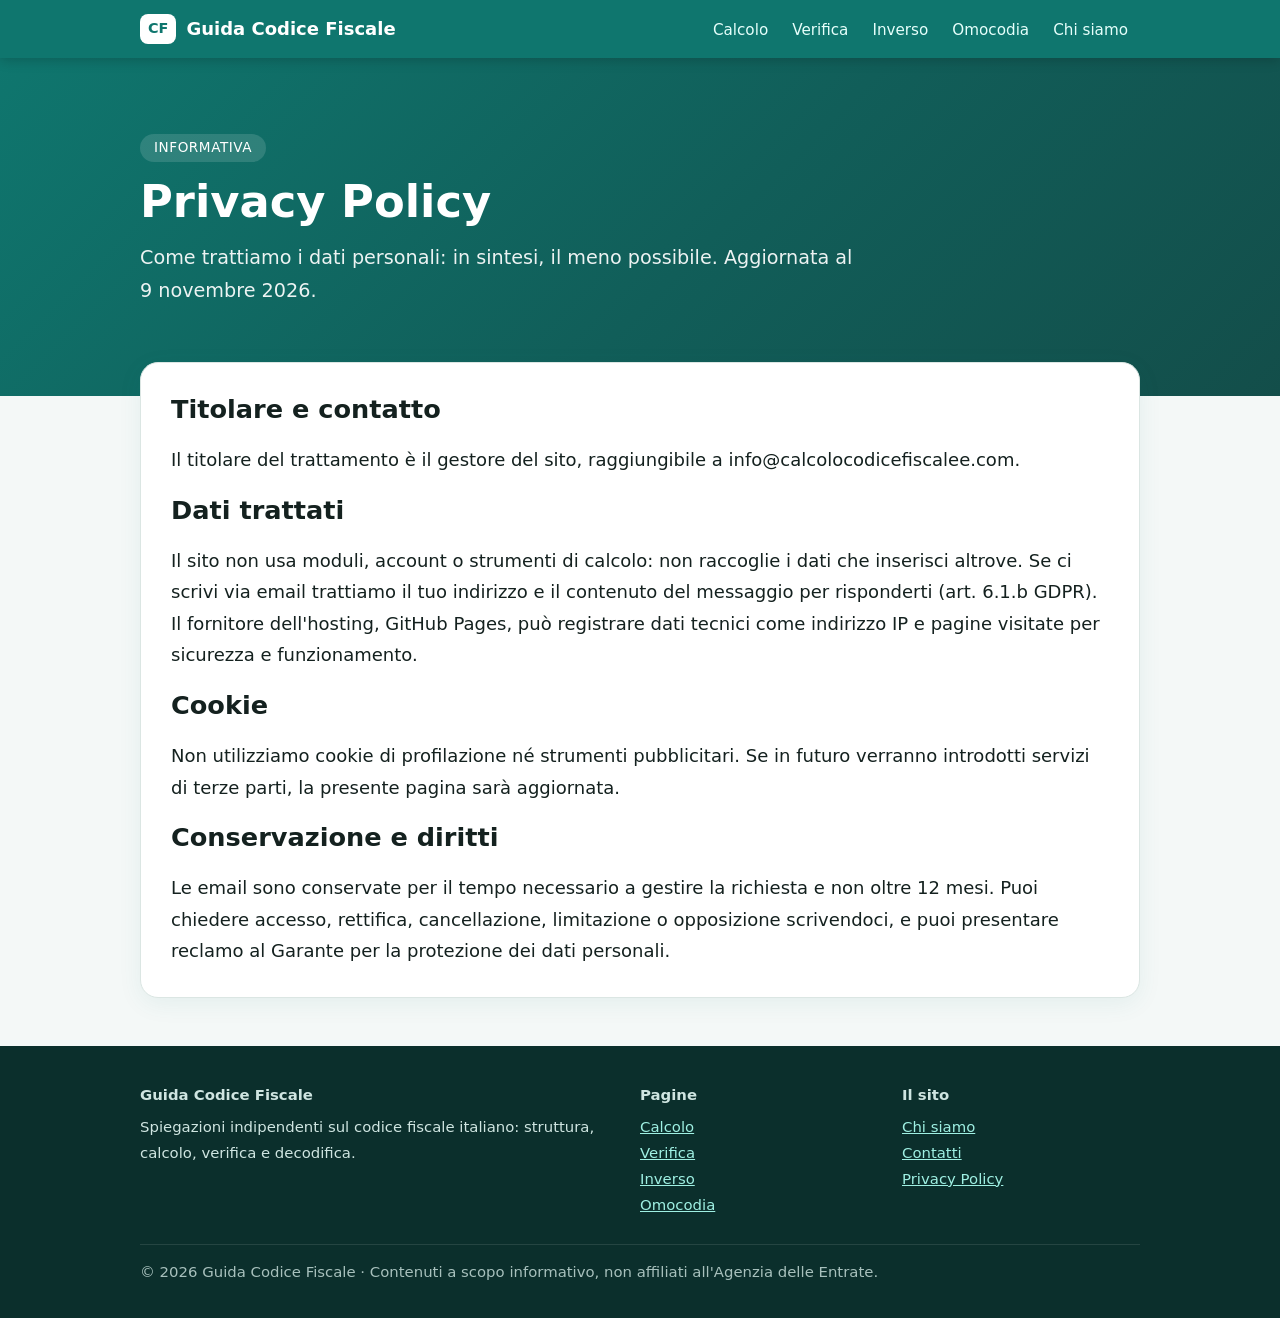
<file: privacy-policy/index.html>
<!DOCTYPE html>
<html lang="it">
<head>
<meta charset="utf-8">
<meta name="viewport" content="width=device-width, initial-scale=1">
<title>Privacy Policy | Guida Codice Fiscale</title>
<meta name="description" content="Informativa privacy ai sensi del GDPR: dati trattati, finalità, conservazione e diritti degli utenti.">
<link rel="canonical" href="https://calcolocf4-max.github.io/calcolocodicefiscale/privacy-policy/">
<meta name="theme-color" content="#0f766e">
<meta property="og:locale" content="it_IT"><meta property="og:type" content="website"><meta property="og:title" content="Privacy Policy | Guida Codice Fiscale"><meta property="og:description" content="Informativa privacy ai sensi del GDPR: dati trattati, finalità, conservazione e diritti degli utenti."><meta property="og:url" content="https://calcolocf4-max.github.io/calcolocodicefiscale/privacy-policy/">
<link rel="icon" href="data:image/svg+xml,%3Csvg xmlns='http://www.w3.org/2000/svg' viewBox='0 0 32 32'%3E%3Crect width='32' height='32' rx='7' fill='%230f766e'/%3E%3Ctext x='16' y='22' font-size='16' text-anchor='middle' fill='white' font-family='Arial' font-weight='700'%3ECF%3C/text%3E%3C/svg%3E">
<link rel="stylesheet" href="../assets/style.css">
</head>
<body>
<a class="skip" href="#main">Vai al contenuto</a>
<header class="top"><div class="w bar"><a class="brand" href="../"><b>CF</b> Guida Codice Fiscale</a>
<input type="checkbox" id="mn" class="mt" aria-label="Apri menu"><label for="mn" class="burger" aria-hidden="true"><i></i></label>
<nav aria-label="Menu principale"><a href="../">Calcolo</a><a href="../verifica-codice-fiscale/">Verifica</a><a href="../codice-fiscale-inverso/">Inverso</a><a href="../omocodia/">Omocodia</a><a href="../chi-siamo/">Chi siamo</a></nav></div></header>
<section class="hero"><div class="w"><p class="kick">Informativa</p><h1>Privacy Policy</h1><p class="intro">Come trattiamo i dati personali: in sintesi, il meno possibile. Aggiornata al 9 novembre 2026.</p></div></section>
<main id="main" class="w">
<section class="card"><h2>Titolare e contatto</h2><p>Il titolare del trattamento è il gestore del sito, raggiungibile a info@calcolocodicefiscalee.com.</p>
<h2>Dati trattati</h2><p>Il sito non usa moduli, account o strumenti di calcolo: non raccoglie i dati che inserisci altrove. Se ci scrivi via email trattiamo il tuo indirizzo e il contenuto del messaggio per risponderti (art. 6.1.b GDPR). Il fornitore dell'hosting, GitHub Pages, può registrare dati tecnici come indirizzo IP e pagine visitate per sicurezza e funzionamento.</p>
<h2>Cookie</h2><p>Non utilizziamo cookie di profilazione né strumenti pubblicitari. Se in futuro verranno introdotti servizi di terze parti, la presente pagina sarà aggiornata.</p>
<h2>Conservazione e diritti</h2><p>Le email sono conservate per il tempo necessario a gestire la richiesta e non oltre 12 mesi. Puoi chiedere accesso, rettifica, cancellazione, limitazione o opposizione scrivendoci, e puoi presentare reclamo al Garante per la protezione dei dati personali.</p></section>
</main>
<footer><div class="w fg"><div><b>Guida Codice Fiscale</b><p>Spiegazioni indipendenti sul codice fiscale italiano: struttura, calcolo, verifica e decodifica.</p></div>
<div><b>Pagine</b><p><a href="../">Calcolo</a><br><a href="../verifica-codice-fiscale/">Verifica</a><br><a href="../codice-fiscale-inverso/">Inverso</a><br><a href="../omocodia/">Omocodia</a></p></div>
<div><b>Il sito</b><p><a href="../chi-siamo/">Chi siamo</a><br><a href="../contatti/">Contatti</a><br><a href="../privacy-policy/">Privacy Policy</a></p></div></div>
<p class="w copy">© 2026 Guida Codice Fiscale · Contenuti a scopo informativo, non affiliati all'Agenzia delle Entrate.</p></footer>
</body></html>
</file>
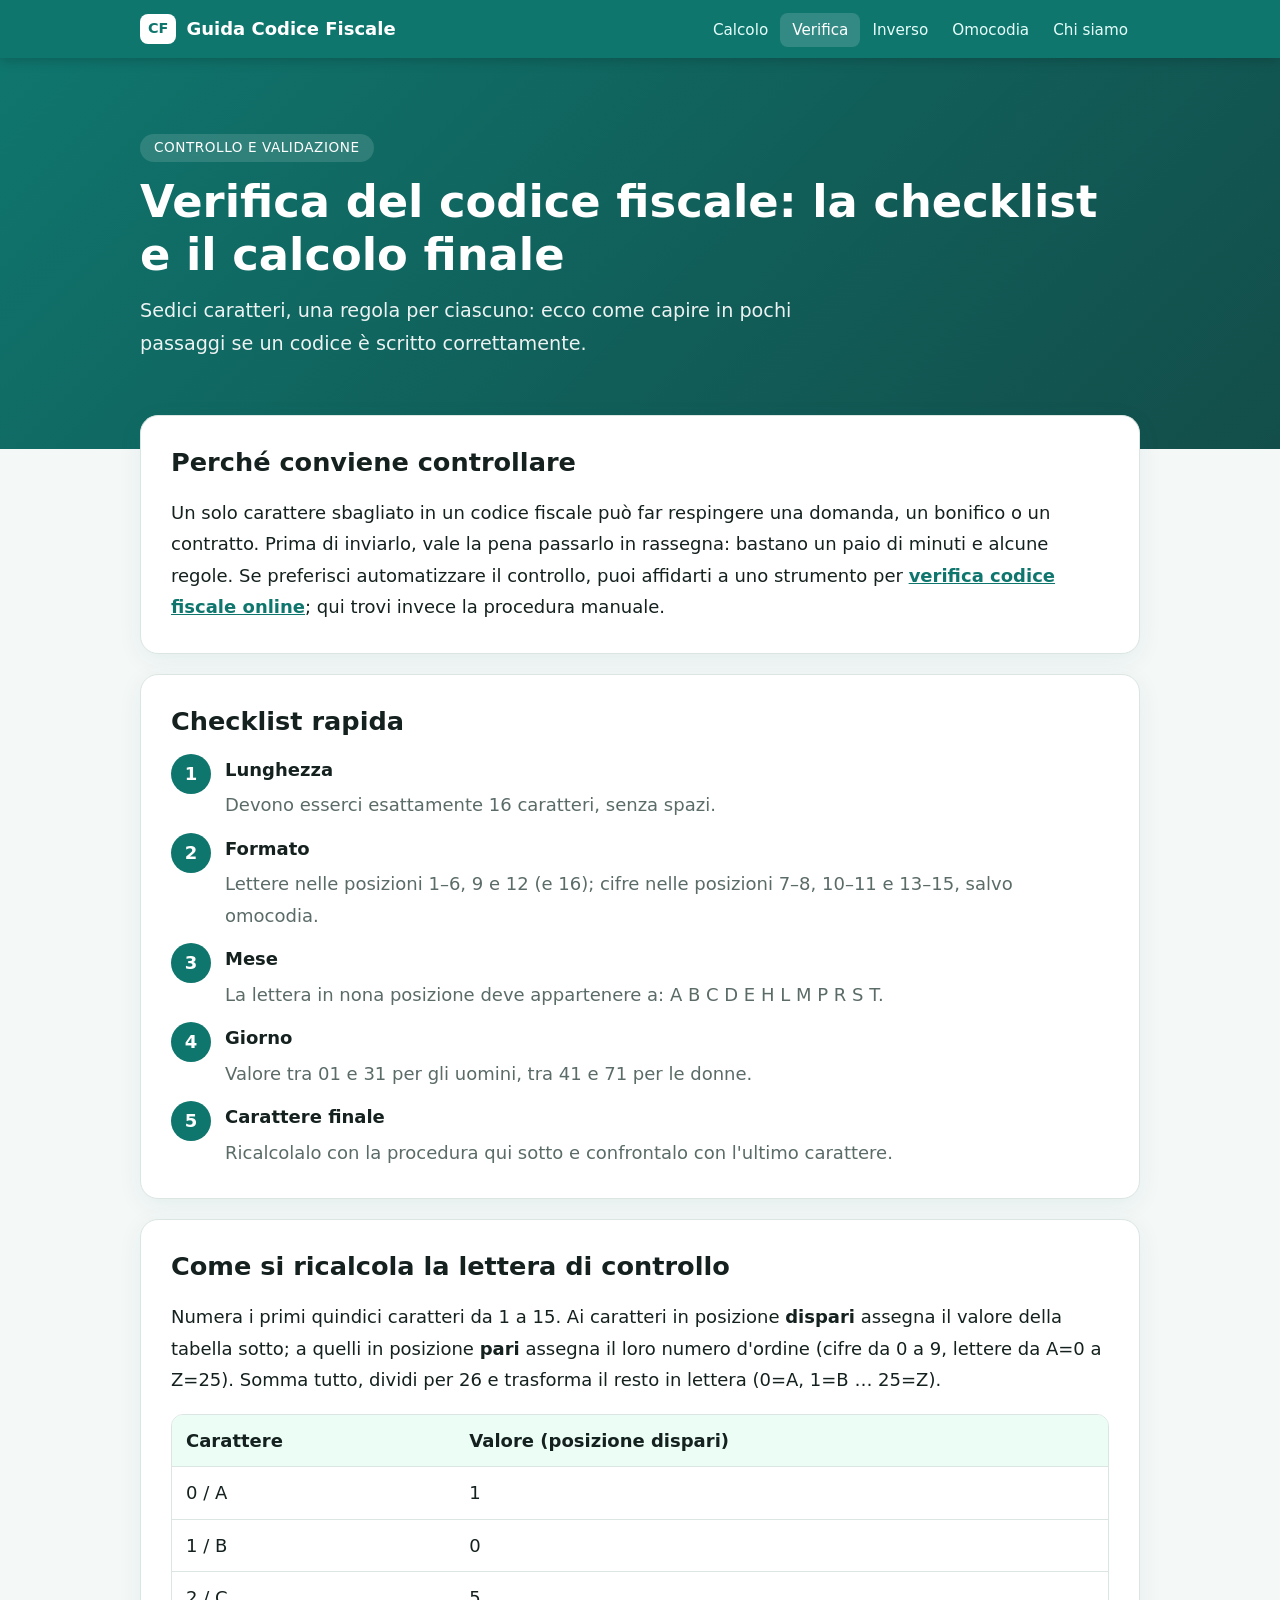
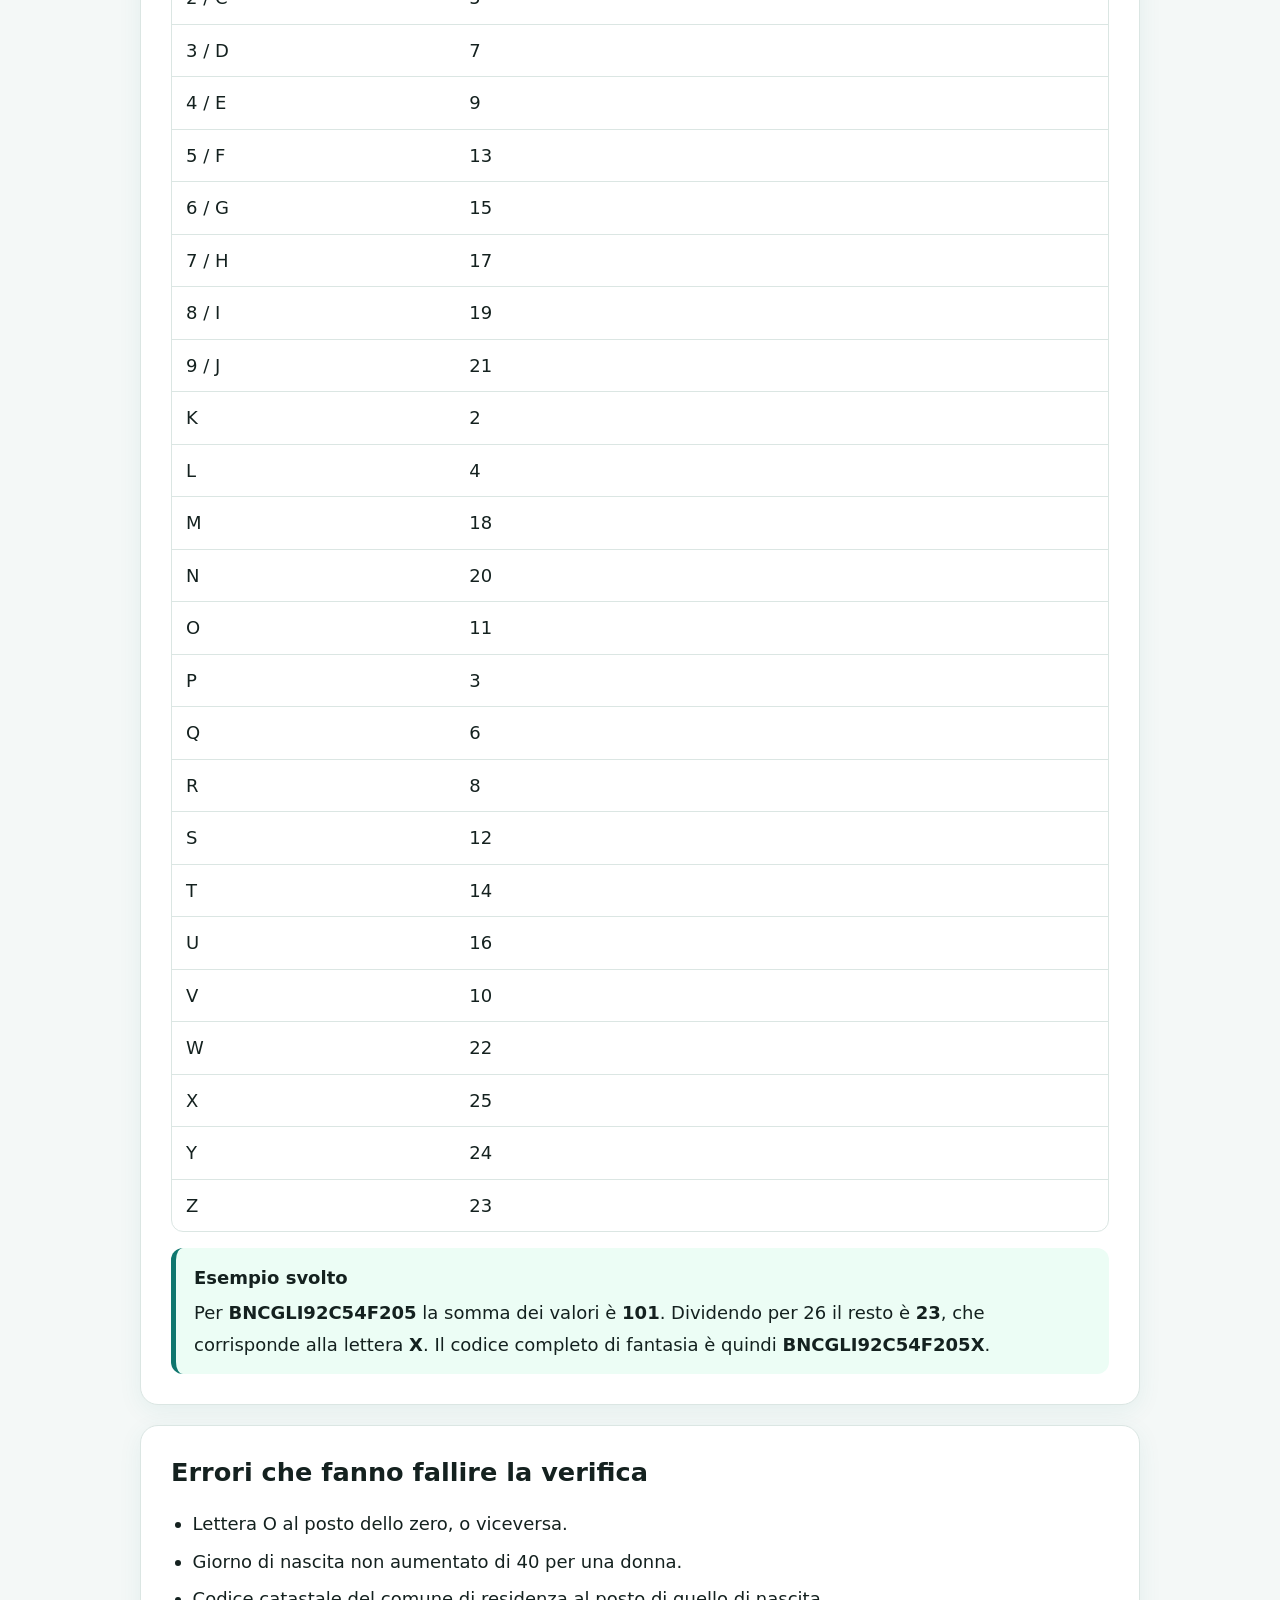
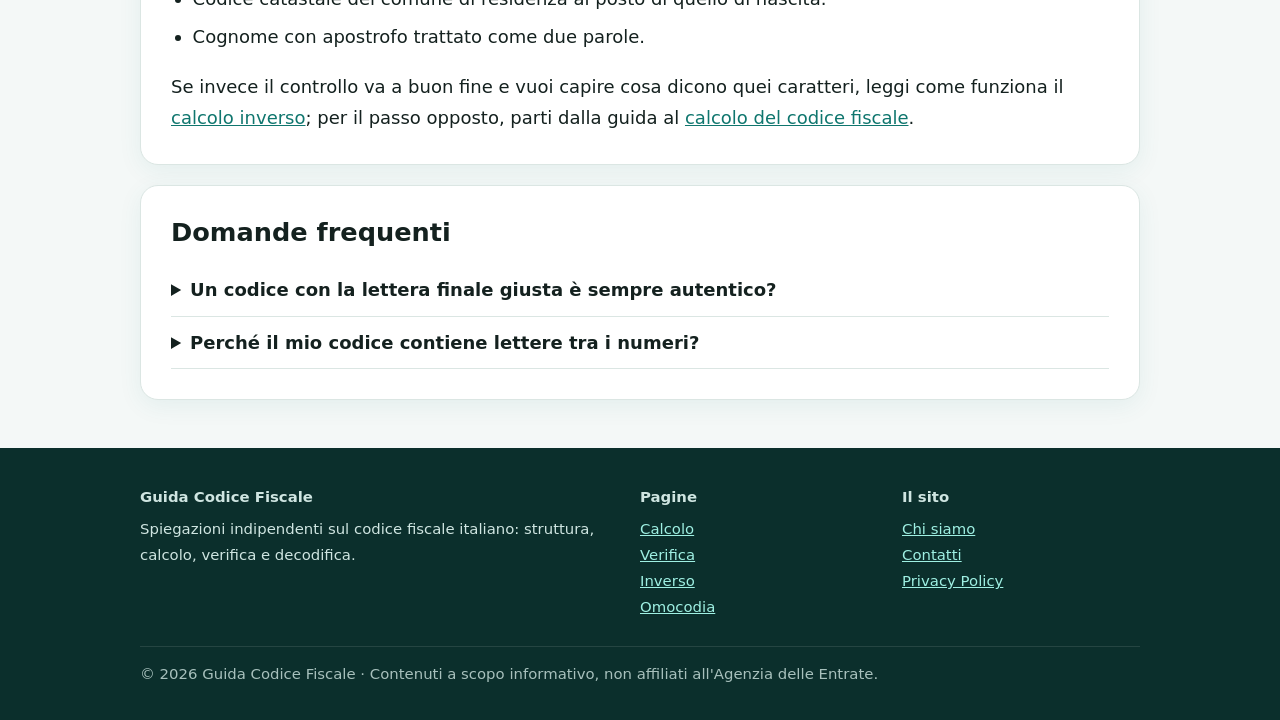
<file: verifica-codice-fiscale/index.html>
<!DOCTYPE html>
<html lang="it">
<head>
<meta charset="utf-8">
<meta name="viewport" content="width=device-width, initial-scale=1">
<title>Verifica Codice Fiscale: controllo manuale e lettera finale | Guida CF</title>
<meta name="description" content="Come controllare un codice fiscale: lunghezza, formato, mese, giorno e ricalcolo della lettera di controllo con tabella e esempio.">
<link rel="canonical" href="https://calcolocf4-max.github.io/calcolocodicefiscale/verifica-codice-fiscale/">
<meta name="theme-color" content="#0f766e">
<meta property="og:locale" content="it_IT"><meta property="og:type" content="website"><meta property="og:title" content="Verifica Codice Fiscale: controllo manuale e lettera finale | Guida CF"><meta property="og:description" content="Come controllare un codice fiscale: lunghezza, formato, mese, giorno e ricalcolo della lettera di controllo con tabella e esempio."><meta property="og:url" content="https://calcolocf4-max.github.io/calcolocodicefiscale/verifica-codice-fiscale/">
<link rel="icon" href="data:image/svg+xml,%3Csvg xmlns='http://www.w3.org/2000/svg' viewBox='0 0 32 32'%3E%3Crect width='32' height='32' rx='7' fill='%230f766e'/%3E%3Ctext x='16' y='22' font-size='16' text-anchor='middle' fill='white' font-family='Arial' font-weight='700'%3ECF%3C/text%3E%3C/svg%3E">
<link rel="stylesheet" href="../assets/style.css">
<script type="application/ld+json">{"@context":"https://schema.org","@type":"FAQPage","mainEntity":[{"@type":"Question","name":"Un codice con la lettera finale giusta è sempre autentico?","acceptedAnswer":{"@type":"Answer","text":"No: il carattere di controllo prova solo la coerenza interna. Per sapere se il codice esiste e appartiene a una persona serve il servizio ufficiale dell'Agenzia delle Entrate."}},{"@type":"Question","name":"Perché il mio codice contiene lettere tra i numeri?","acceptedAnswer":{"@type":"Answer","text":"Probabilmente è un caso di omocodia: alcune cifre sono state sostituite da lettere per distinguere due persone con la stessa sequenza."}}]}</script></head>
<body>
<a class="skip" href="#main">Vai al contenuto</a>
<header class="top"><div class="w bar"><a class="brand" href="../"><b>CF</b> Guida Codice Fiscale</a>
<input type="checkbox" id="mn" class="mt" aria-label="Apri menu"><label for="mn" class="burger" aria-hidden="true"><i></i></label>
<nav aria-label="Menu principale"><a href="../">Calcolo</a><a href="../verifica-codice-fiscale/" aria-current="page">Verifica</a><a href="../codice-fiscale-inverso/">Inverso</a><a href="../omocodia/">Omocodia</a><a href="../chi-siamo/">Chi siamo</a></nav></div></header>
<section class="hero"><div class="w"><p class="kick">Controllo e validazione</p><h1>Verifica del codice fiscale: la checklist e il calcolo finale</h1><p class="intro">Sedici caratteri, una regola per ciascuno: ecco come capire in pochi passaggi se un codice è scritto correttamente.</p></div></section>
<main id="main" class="w">
<section class="card"><h2>Perché conviene controllare</h2>
<p>Un solo carattere sbagliato in un codice fiscale può far respingere una domanda, un bonifico o un contratto. Prima di inviarlo, vale la pena passarlo in rassegna: bastano un paio di minuti e alcune regole. Se preferisci automatizzare il controllo, puoi affidarti a uno strumento per <strong><a href="https://calcolocodicefiscalee.com/verifica-codice-fiscale/">verifica codice fiscale online</a></strong>; qui trovi invece la procedura manuale.</p></section>
<section class="card"><h2>Checklist rapida</h2>
<ol class="steps"><li><b>Lunghezza</b><span>Devono esserci esattamente 16 caratteri, senza spazi.</span></li><li><b>Formato</b><span>Lettere nelle posizioni 1–6, 9 e 12 (e 16); cifre nelle posizioni 7–8, 10–11 e 13–15, salvo omocodia.</span></li><li><b>Mese</b><span>La lettera in nona posizione deve appartenere a: A B C D E H L M P R S T.</span></li><li><b>Giorno</b><span>Valore tra 01 e 31 per gli uomini, tra 41 e 71 per le donne.</span></li><li><b>Carattere finale</b><span>Ricalcolalo con la procedura qui sotto e confrontalo con l'ultimo carattere.</span></li></ol></section>
<section class="card"><h2>Come si ricalcola la lettera di controllo</h2>
<p>Numera i primi quindici caratteri da 1 a 15. Ai caratteri in posizione <strong>dispari</strong> assegna il valore della tabella sotto; a quelli in posizione <strong>pari</strong> assegna il loro numero d'ordine (cifre da 0 a 9, lettere da A=0 a Z=25). Somma tutto, dividi per 26 e trasforma il resto in lettera (0=A, 1=B … 25=Z).</p>
<div class="scroll"><table><thead><tr><th>Carattere</th><th>Valore (posizione dispari)</th></tr></thead><tbody><tr><td>0 / A</td><td>1</td></tr><tr><td>1 / B</td><td>0</td></tr><tr><td>2 / C</td><td>5</td></tr><tr><td>3 / D</td><td>7</td></tr><tr><td>4 / E</td><td>9</td></tr><tr><td>5 / F</td><td>13</td></tr><tr><td>6 / G</td><td>15</td></tr><tr><td>7 / H</td><td>17</td></tr><tr><td>8 / I</td><td>19</td></tr><tr><td>9 / J</td><td>21</td></tr><tr><td>K</td><td>2</td></tr><tr><td>L</td><td>4</td></tr><tr><td>M</td><td>18</td></tr><tr><td>N</td><td>20</td></tr><tr><td>O</td><td>11</td></tr><tr><td>P</td><td>3</td></tr><tr><td>Q</td><td>6</td></tr><tr><td>R</td><td>8</td></tr><tr><td>S</td><td>12</td></tr><tr><td>T</td><td>14</td></tr><tr><td>U</td><td>16</td></tr><tr><td>V</td><td>10</td></tr><tr><td>W</td><td>22</td></tr><tr><td>X</td><td>25</td></tr><tr><td>Y</td><td>24</td></tr><tr><td>Z</td><td>23</td></tr></tbody></table></div>
<aside class="note tip"><b>Esempio svolto</b><p>Per <b>BNCGLI92C54F205</b> la somma dei valori è <b>101</b>. Dividendo per 26 il resto è <b>23</b>, che corrisponde alla lettera <b>X</b>. Il codice completo di fantasia è quindi <b>BNCGLI92C54F205X</b>.</p></aside></section>
<section class="card"><h2>Errori che fanno fallire la verifica</h2><ul class="links"><li>Lettera O al posto dello zero, o viceversa.</li><li>Giorno di nascita non aumentato di 40 per una donna.</li><li>Codice catastale del comune di residenza al posto di quello di nascita.</li><li>Cognome con apostrofo trattato come due parole.</li></ul>
<p>Se invece il controllo va a buon fine e vuoi capire cosa dicono quei caratteri, leggi come funziona il <a href="../codice-fiscale-inverso/">calcolo inverso</a>; per il passo opposto, parti dalla guida al <a href="../">calcolo del codice fiscale</a>.</p></section>
<section class="card faq"><h2>Domande frequenti</h2><details><summary>Un codice con la lettera finale giusta è sempre autentico?</summary><p>No: il carattere di controllo prova solo la coerenza interna. Per sapere se il codice esiste e appartiene a una persona serve il servizio ufficiale dell'Agenzia delle Entrate.</p></details><details><summary>Perché il mio codice contiene lettere tra i numeri?</summary><p>Probabilmente è un caso di omocodia: alcune cifre sono state sostituite da lettere per distinguere due persone con la stessa sequenza.</p></details></section>
</main>
<footer><div class="w fg"><div><b>Guida Codice Fiscale</b><p>Spiegazioni indipendenti sul codice fiscale italiano: struttura, calcolo, verifica e decodifica.</p></div>
<div><b>Pagine</b><p><a href="../">Calcolo</a><br><a href="../verifica-codice-fiscale/">Verifica</a><br><a href="../codice-fiscale-inverso/">Inverso</a><br><a href="../omocodia/">Omocodia</a></p></div>
<div><b>Il sito</b><p><a href="../chi-siamo/">Chi siamo</a><br><a href="../contatti/">Contatti</a><br><a href="../privacy-policy/">Privacy Policy</a></p></div></div>
<p class="w copy">© 2026 Guida Codice Fiscale · Contenuti a scopo informativo, non affiliati all'Agenzia delle Entrate.</p></footer>
</body></html>
</file>
<file: assets/style.css>
:root{--p:#0f766e;--p2:#14b8a6;--bg:#f4f8f7;--card:#fff;--t:#14211f;--m:#5a6b68;--line:#dbe6e3;--warn:#b45309;--wb:#fff7ed;--tb:#ecfdf5}
@media(prefers-color-scheme:dark){:root{--bg:#0d1514;--card:#142120;--t:#e6f1ef;--m:#9bb0ac;--line:#254140;--wb:#2b1f10;--tb:#10302b;--p:#2dd4bf;--p2:#5eead4}}
*{box-sizing:border-box}html{scroll-behavior:smooth}
body{margin:0;background:var(--bg);color:var(--t);font:clamp(16px,1.6vw,18px)/1.75 system-ui,-apple-system,"Segoe UI",Roboto,sans-serif;-webkit-text-size-adjust:100%}
.w{width:min(1000px,100% - 32px);margin-inline:auto}
a{color:var(--p)}.skip{position:absolute;left:-999px}.skip:focus{left:8px;top:8px;background:#fff;padding:8px;z-index:9}
.top{position:sticky;top:0;z-index:20;background:#0f766e;box-shadow:0 2px 12px #0003}
.bar{display:flex;align-items:center;justify-content:space-between;min-height:58px;position:relative}
.brand{color:#fff;text-decoration:none;font-weight:700;display:flex;align-items:center;gap:10px}
.brand b{background:#fff;color:#0f766e;border-radius:8px;padding:2px 8px;font-size:.9rem}
nav a{color:#e6fffb;text-decoration:none;padding:8px 12px;border-radius:8px;font-size:.95rem}
nav a:hover,nav a[aria-current]{background:#ffffff26;color:#fff}
.mt,.burger{display:none}
.hero{background:linear-gradient(135deg,#0f766e,#115e59 55%,#134e4a);color:#fff;padding:clamp(36px,7vw,72px) 0 clamp(52px,8vw,88px)}
.kick{display:inline-block;background:#ffffff22;border-radius:99px;padding:2px 14px;font-size:.85rem;margin:0 0 14px;letter-spacing:.04em;text-transform:uppercase}
h1{font-size:clamp(1.7rem,4.6vw,2.8rem);line-height:1.18;margin:0 0 12px;max-width:22em}
.intro{font-size:clamp(1.02rem,2vw,1.2rem);opacity:.92;max-width:38em;margin:0}
main{margin-top:-34px;padding-bottom:48px;display:grid;gap:20px}
.card{background:var(--card);border:1px solid var(--line);border-radius:18px;padding:clamp(18px,3.5vw,30px);box-shadow:0 6px 24px #0f766e12}
h2{font-size:clamp(1.25rem,2.6vw,1.6rem);margin:0 0 .6em;line-height:1.3}.card p:last-child{margin-bottom:0}
.steps{list-style:none;counter-reset:s;margin:0;padding:0;display:grid;gap:12px}
.steps li{counter-increment:s;display:grid;grid-template-columns:40px 1fr;gap:4px 14px;align-items:start}
.steps li:before{content:counter(s);grid-row:span 2;width:40px;height:40px;border-radius:50%;background:var(--p);color:#fff;display:grid;place-items:center;font-weight:700}
.steps b{display:block}.steps span{color:var(--m)}
.cf{display:flex;flex-wrap:wrap;gap:8px;justify-content:center;font:700 clamp(1.1rem,4.5vw,1.9rem)/1 ui-monospace,Menlo,Consolas,monospace}
.cf span{display:flex;flex-direction:column;align-items:center;padding:14px 12px 8px;border-radius:12px;background:var(--tb);border:1px solid var(--line)}
.cf small{font:500 .62rem/1.4 system-ui;color:var(--m);margin-top:8px;text-transform:uppercase;letter-spacing:.04em}
.s1{border-top:4px solid #0ea5e9!important}.s2{border-top:4px solid #8b5cf6!important}.s3,.s4,.s5{border-top:4px solid #f59e0b!important}.s6{border-top:4px solid #ef4444!important}.s7{border-top:4px solid #10b981!important}
.cap{color:var(--m);font-size:.9rem;text-align:center}
.grid6{display:grid;grid-template-columns:repeat(auto-fill,minmax(96px,1fr));gap:10px}
.grid6 div{background:var(--tb);border:1px solid var(--line);border-radius:12px;padding:10px;text-align:center;font-size:.9rem}.grid6 b{display:block;font-size:1.4rem;color:var(--p)}
.note{border-left:5px solid var(--p);background:var(--tb);border-radius:12px;padding:14px 18px;margin:16px 0 0}.note.warn{border-color:var(--warn);background:var(--wb)}.note p{margin:.2em 0 0}
main>.note{margin:0}
.scroll{overflow-x:auto;-webkit-overflow-scrolling:touch;margin:12px 0;border:1px solid var(--line);border-radius:12px}
table{border-collapse:collapse;width:100%;min-width:300px}th,td{padding:10px 14px;text-align:left;border-bottom:1px solid var(--line)}th{background:var(--tb)}tr:last-child td{border:0}
.links{padding-left:1.2em}.links li{margin:.35em 0}
details{border-bottom:1px solid var(--line);padding:10px 0}summary{cursor:pointer;font-weight:600}details p{color:var(--m);margin:.5em 0 0}
footer{background:#0b2f2c;color:#cfe5e1;padding:36px 0 18px;font-size:.93rem}footer a{color:#9ff0e3}
.fg{display:grid;grid-template-columns:2fr 1fr 1fr;gap:24px}.fg p{margin:.4em 0}.copy{margin-top:20px;border-top:1px solid #ffffff22;padding-top:14px;opacity:.8}
@media(max-width:760px){
.burger{display:block;width:44px;height:44px;cursor:pointer;position:relative}
.burger i,.burger i:before,.burger i:after{position:absolute;left:11px;width:22px;height:2px;background:#fff;content:"";transition:.2s}
.burger i{top:21px}.burger i:before{top:-7px;left:0}.burger i:after{top:7px;left:0}
nav{display:none;position:absolute;top:58px;left:-16px;right:-16px;background:#0f766e;padding:8px 16px 14px;flex-direction:column}
nav a{display:block;padding:12px}.mt:checked~nav{display:flex}
.mt:checked~.burger i{background:transparent}.mt:checked~.burger i:before{top:0;transform:rotate(45deg)}.mt:checked~.burger i:after{top:0;transform:rotate(-45deg)}
.fg{grid-template-columns:1fr}.cf{gap:6px}.cf span{padding:10px 8px 6px}}
@media(prefers-reduced-motion:reduce){*{transition:none!important;scroll-behavior:auto!important}}
</file>
